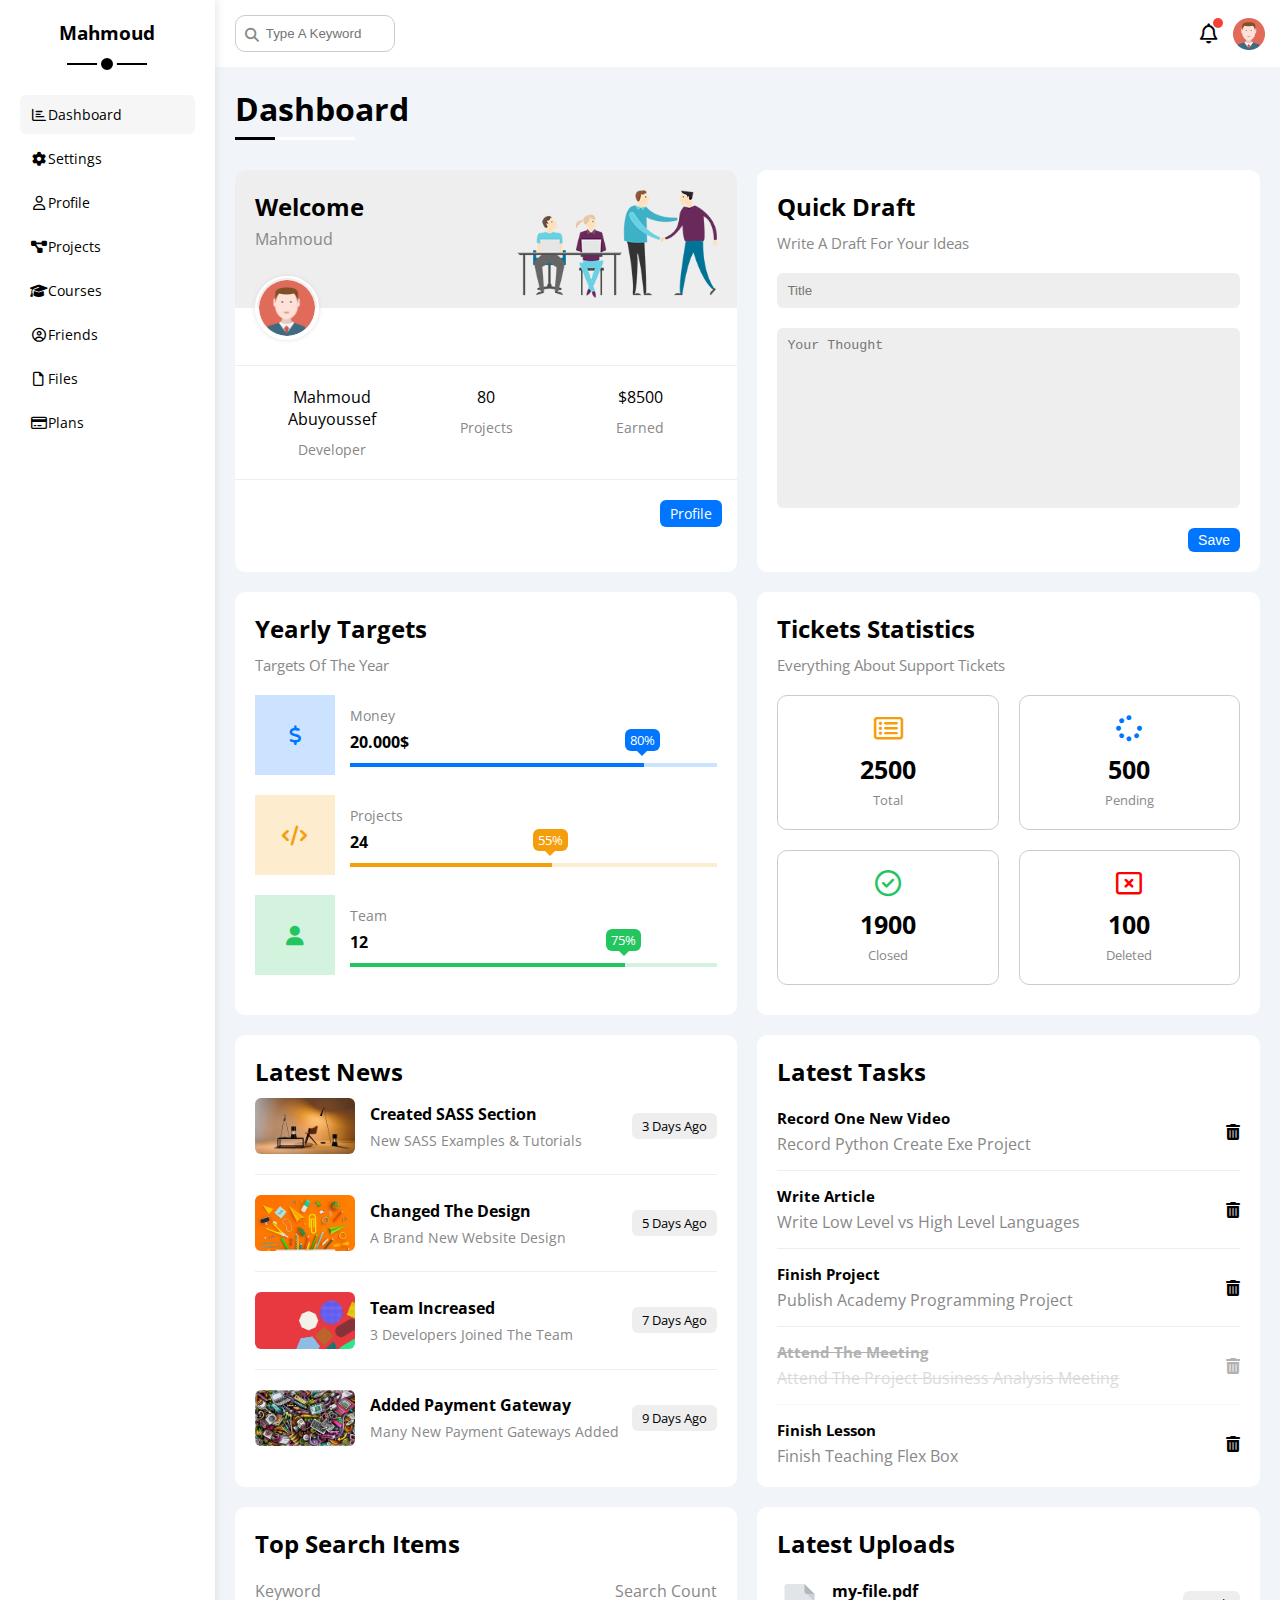
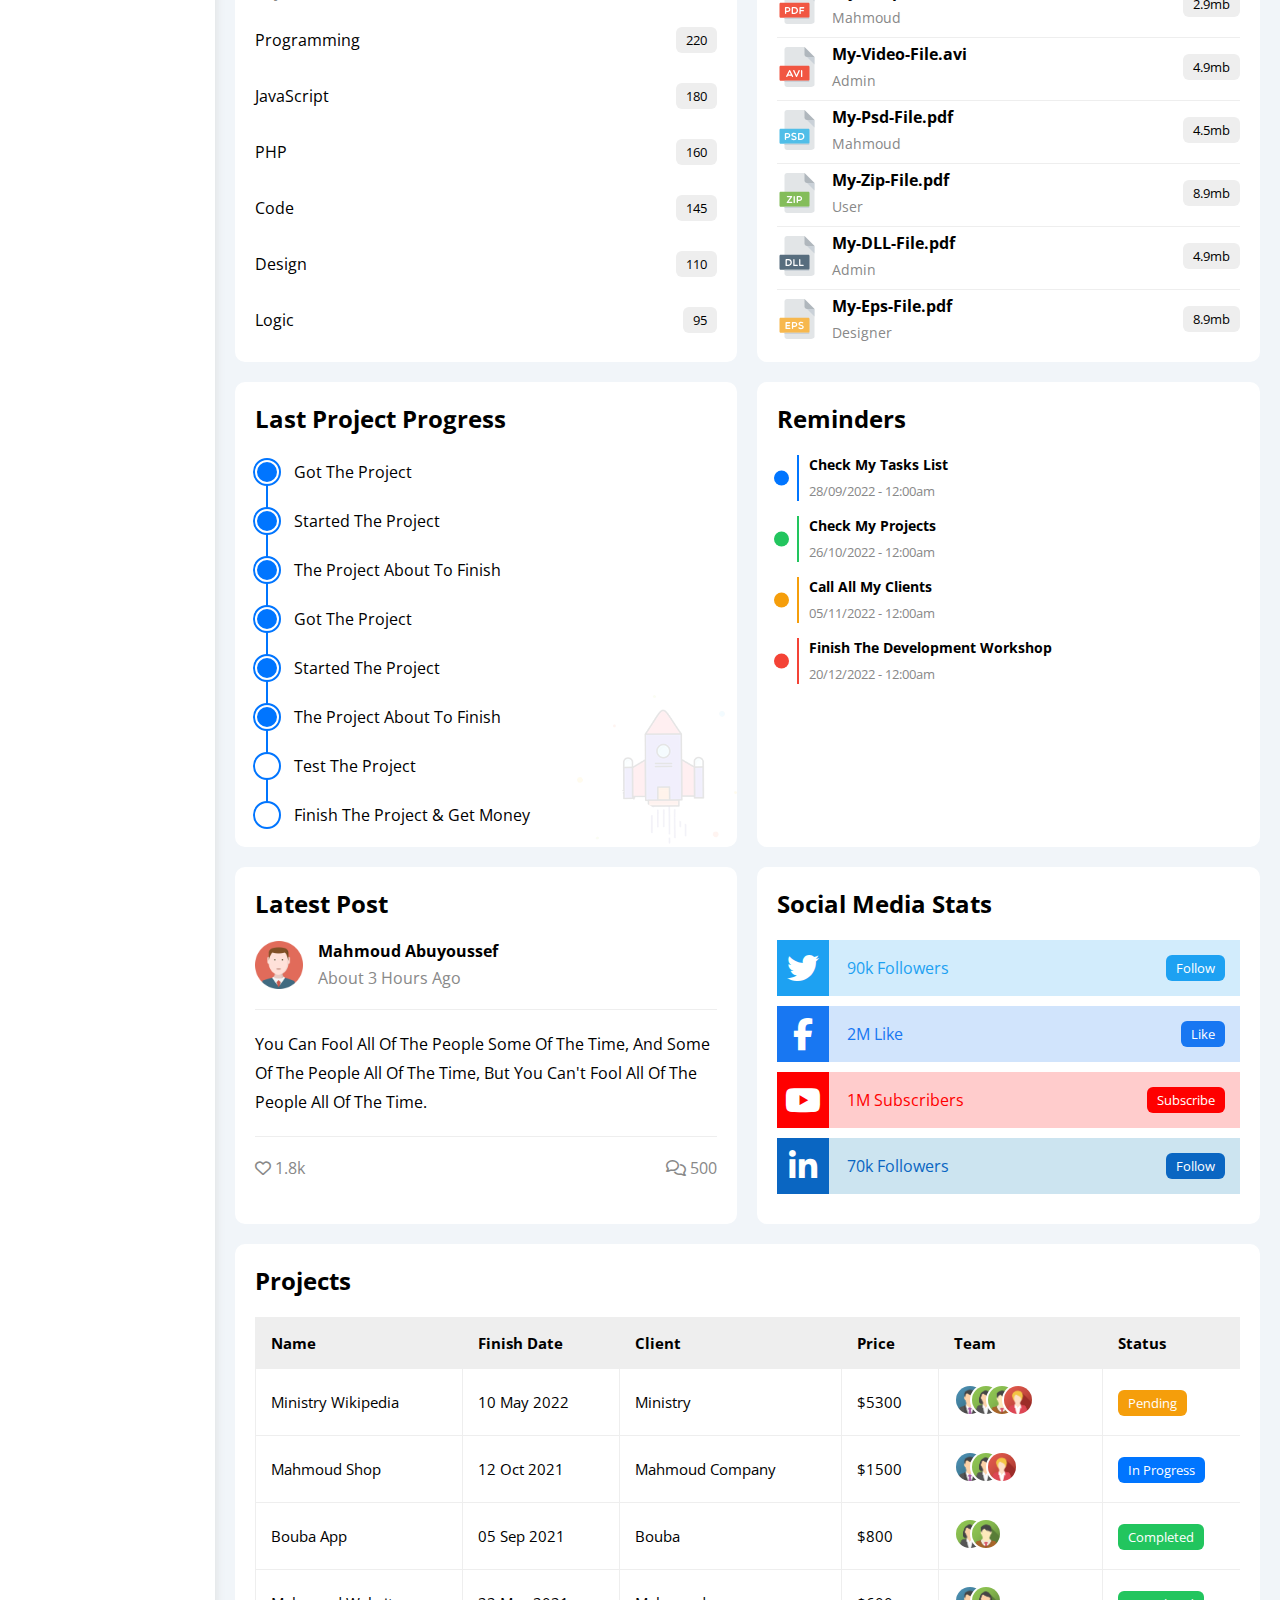
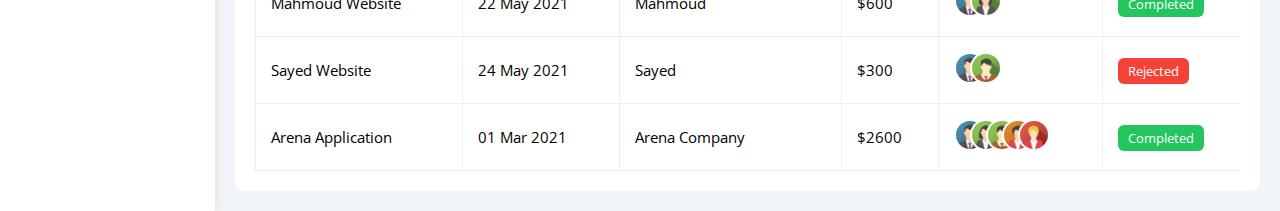
<file: index.html>
<!DOCTYPE html>
<html lang="en">
  <head>
    <meta charset="UTF-8" />
    <meta name="viewport" content="width=device-width, initial-scale=1.0" />
    <title>Dashboard</title>
    <link rel="stylesheet" href="assets/styles/libs/all.min.css" />
    <link rel="stylesheet" href="assets/styles/libs/framework.css" />
    <link rel="stylesheet" href="assets/styles/main.css" />
    <link rel="preconnect" href="https://fonts.googleapis.com" />
    <link rel="preconnect" href="https://fonts.gstatic.com" crossorigin />
    <link href="https://fonts.googleapis.com/css2?family=Open+Sans:ital,wght@0,300..800;1,300..800&display=swap" rel="stylesheet" />
  </head>
  <body class="min-h-100">
    <div class="page min-h-100 d-flex">
      <aside class="sidebar bg-white p-20 p-relative">
        <h3 class="p-relative text-c">Mahmoud</h3>
        <ul>
          <li>
            <a class="active d-flex align-center fs-14 c-black rad-6 p-10 mb-5" href="index.html">
              <i class="fa-regular fa-chart-bar fa-fw"></i>
              <span>Dashboard</span>
            </a>
          </li>
          <li>
            <a class="d-flex align-center fs-14 c-black rad-6 p-10 mb-5" href="settings.html">
              <i class="fa-solid fa-gear fa-fw"></i>
              <span>Settings</span>
            </a>
          </li>
          <li>
            <a class="d-flex align-center fs-14 c-black rad-6 p-10 mb-5" href="profile.html">
              <i class="fa-regular fa-user fa-fw"></i>
              <span>Profile</span>
            </a>
          </li>
          <li>
            <a class="d-flex align-center fs-14 c-black rad-6 p-10 mb-5" href="projects.html">
              <i class="fa-solid fa-diagram-project fa-fw"></i>
              <span>Projects</span>
            </a>
          </li>
          <li>
            <a class="d-flex align-center fs-14 c-black rad-6 p-10 mb-5" href="courses.html">
              <i class="fa-solid fa-graduation-cap fa-fw"></i>
              <span>Courses</span>
            </a>
          </li>
          <li>
            <a class="d-flex align-center fs-14 c-black rad-6 p-10 mb-5" href="friends.html">
              <i class="fa-regular fa-circle-user fa-fw"></i>
              <span>Friends</span>
            </a>
          </li>
          <li>
            <a class="d-flex align-center fs-14 c-black rad-6 p-10 mb-5" href="files.html">
              <i class="fa-regular fa-file fa-fw"></i>
              <span>Files</span>
            </a>
          </li>
          <li>
            <a class="d-flex align-center fs-14 c-black rad-6 p-10 mb-5" href="plans.html">
              <i class="fa-regular fa-credit-card fa-fw"></i>
              <span>Plans</span>
            </a>
          </li>
        </ul>
      </aside>
      <main class="content overflow-h w-full">
        <header class="header bg-white p-15 between-flex">
          <div class="search p-relative">
            <input class="p-10 border-ccc" type="search" placeholder="Type A Keyword" />
          </div>
          <div class="icons d-flex align-center">
            <span class="notification p-relative">
              <i class="fa-regular fa-bell fa-lg"></i>
            </span>
            <img src="assets/images/avatar.png" alt="avatar user" />
          </div>
        </header>
        <h1 class="p-relative">Dashboard</h1>
        <div class="wrapper d-grid gap-20">
          <section class="welcome bg-white rad-10 text-c-mobile block-mobile">
            <div class="intro p-20 d-flex space-between bg-eee">
              <div>
                <h2>Welcome</h2>
                <p class="c-grey mt-5">Mahmoud</p>
              </div>
              <img class="hide-mobile" src="assets/images/welcome.png" alt="welcome Image" />
            </div>
            <img src="assets/images/avatar.png" alt="User Avatar" class="avatar" />
            <div class="body text-c d-flex p-20 mt-20 mb-20 block-mobile">
              <div>Mahmoud Abuyoussef<span class="d-block c-grey mt-10 fs-14">Developer</span></div>
              <div>80 <span class="d-block c-grey mt-10 fs-14">Projects</span></div>
              <div>$8500 <span class="d-block c-grey mt-10 fs-14">Earned</span></div>
            </div>
            <a href="profile.html" class="visit d-block fs-14 bg-blue c-white w-fit btn-shape btn-hover">Profile</a>
          </section>
          <section class="quick-draft widget">
            <h2 class="mb-10">Quick Draft</h2>
            <p class="mb-20 c-grey fs-15">Write A Draft For Your Ideas</p>
            <form>
              <input class="d-block mb-20 w-full p-10 b-none bg-eee rad-6" type="text" placeholder="Title" />
              <textarea class="d-block mb-20 w-full p-10 b-none bg-eee rad-6" placeholder="Your Thought"></textarea>
              <input class="save d-block fs-14 bg-blue c-white b-none w-fit btn-shape btn-hover" type="submit" value="Save" />
            </form>
          </section>
          <section class="yearly-target widget">
            <h2 class="mb-10">Yearly Targets</h2>
            <p class="mb-20 c-grey fs-15">Targets Of The Year</p>
            <div class="target-row mb-20 center-flex blue">
              <div class="icon center-flex">
                <i class="fa-solid fa-dollar-sign fa-lg c-blue"></i>
              </div>
              <div class="details">
                <span class="fs-14 c-grey">Money</span>
                <span class="d-block mt-5 mb-10 fw-bold">20.000$</span>
                <div class="progress p-relative">
                  <span class="bg-blue blue" style="width: 80%">
                    <span class="bg-blue c-white rad-6">80%</span>
                  </span>
                </div>
              </div>
            </div>
            <div class="target-row mb-20 center-flex orange">
              <div class="icon center-flex">
                <i class="fa-solid fa-code fa-lg c-orange"></i>
              </div>
              <div class="details">
                <span class="fs-14 c-grey">Projects</span>
                <span class="d-block mt-5 mb-10 fw-bold">24</span>
                <div class="progress p-relative">
                  <span class="bg-orange orange" style="width: 55%">
                    <span class="bg-orange c-white rad-6">55%</span>
                  </span>
                </div>
              </div>
            </div>
            <div class="target-row mb-20 center-flex green">
              <div class="icon center-flex">
                <i class="fa-solid fa-user fa-lg c-green"></i>
              </div>
              <div class="details">
                <span class="fs-14 c-grey">Team</span>
                <span class="d-block mt-5 mb-10 fw-bold">12</span>
                <div class="progress p-relative">
                  <span class="bg-green green" style="width: 75%">
                    <span class="bg-green c-white rad-6">75%</span>
                  </span>
                </div>
              </div>
            </div>
          </section>
          <section class="tickets-statistics widget">
            <h2 class="mb-10">Tickets Statistics</h2>
            <p class="mb-20 c-grey fs-15">Everything About Support Tickets</p>
            <div class="d-flex text-c gap-20 f-wrap">
              <div class="statistic p-20 rad-10 fs-13 c-grey border-ccc">
                <i class="fa-regular fa-rectangle-list fa-2x mb-10 c-orange"></i>
                <span class="d-block c-black fw-bold fs-25 mb-5">2500</span>
                <span>Total</span>
              </div>
              <div class="statistic p-20 rad-10 fs-13 c-grey border-ccc">
                <i class="fa-solid fa-spinner fa-2x mb-10 c-blue"></i>
                <span class="d-block c-black fw-bold fs-25 mb-5">500</span>
                <span>Pending</span>
              </div>
              <div class="statistic p-20 rad-10 fs-13 c-grey border-ccc">
                <i class="fa-regular fa-circle-check fa-2x mb-10 c-green"></i>
                <span class="d-block c-black fw-bold fs-25 mb-5">1900</span>
                <span>Closed</span>
              </div>
              <div class="statistic p-20 rad-10 fs-13 c-grey border-ccc">
                <i class="fa-regular fa-rectangle-xmark fa-2x mb-10 c-red"></i>
                <span class="d-block c-black fw-bold fs-25 mb-5">100</span>
                <span>Deleted</span>
              </div>
            </div>
          </section>
          <section class="latest-news widget text-c-mobile">
            <h2 class="mb-10">Latest News</h2>
            <div class="news-row pb-20 mb-20 block-mobile d-flex align-center">
              <img class="w-100 rad-6 mr-15" src="assets/images/news-01.png" alt="" />
              <div class="info">
                <h3 class="fs-16 mb-6">Created SASS Section</h3>
                <p class="fs-14 c-grey">New SASS Examples & Tutorials</p>
              </div>
              <span class="btn-shape bg-eee fs-13 label d-block w-fit">3 Days Ago</span>
            </div>
            <div class="news-row pb-20 mb-20 block-mobile d-flex align-center">
              <img class="w-100 rad-6 mr-15" src="assets/images/news-02.png" alt="" />
              <div class="info">
                <h3 class="fs-16 mb-6">Changed The Design</h3>
                <p class="fs-14 c-grey">A Brand New Website Design</p>
              </div>
              <span class="btn-shape bg-eee fs-13 label d-block w-fit">5 Days Ago</span>
            </div>
            <div class="news-row pb-20 mb-20 block-mobile d-flex align-center">
              <img class="w-100 rad-6 mr-15" src="assets/images/news-03.png" alt="" />
              <div class="info">
                <h3 class="fs-16 mb-6">Team Increased</h3>
                <p class="fs-14 c-grey">3 Developers Joined The Team</p>
              </div>
              <span class="btn-shape bg-eee fs-13 label d-block w-fit">7 Days Ago</span>
            </div>
            <div class="news-row block-mobile d-flex align-center">
              <img class="w-100 rad-6 mr-15" src="assets/images/news-04.png" alt="" />
              <div class="info">
                <h3 class="fs-16 mb-6">Added Payment Gateway</h3>
                <p class="fs-14 c-grey">Many New Payment Gateways Added</p>
              </div>
              <span class="btn-shape bg-eee fs-13 label d-block w-fit">9 Days Ago</span>
            </div>
          </section>
          <section class="latest-tasks widget">
            <h2 class="mb-20">Latest Tasks</h2>
            <div class="task-row mb-15 pb-15 between-flex">
              <div class="info">
                <h3 class="mb-5 fs-15">Record One New Video</h3>
                <p class="c-grey">Record Python Create Exe Project</p>
              </div>
              <i class="fas fa-trash-can delete"></i>
            </div>
            <div class="task-row mb-15 pb-15 between-flex">
              <div class="info">
                <h3 class="mb-5 fs-15">Write Article</h3>
                <p class="c-grey">Write Low Level vs High Level Languages</p>
              </div>
              <i class="fas fa-trash-can delete"></i>
            </div>
            <div class="task-row mb-15 pb-15 between-flex">
              <div class="info">
                <h3 class="mb-5 fs-15">Finish Project</h3>
                <p class="c-grey">Publish Academy Programming Project</p>
              </div>
              <i class="fas fa-trash-can delete"></i>
            </div>
            <div class="task-row mb-15 pb-15 between-flex complete">
              <div class="info">
                <h3 class="mb-5 fs-15">Attend The Meeting</h3>
                <p class="c-grey">Attend The Project Business Analysis Meeting</p>
              </div>
              <i class="fas fa-trash-can delete"></i>
            </div>
            <div class="task-row between-flex">
              <div class="info">
                <h3 class="mb-5 fs-15">Finish Lesson</h3>
                <p class="c-grey">Finish Teaching Flex Box</p>
              </div>
              <i class="fas fa-trash-can delete"></i>
            </div>
          </section>
          <section class="top-search-keyword widget">
            <h2 class="mb-20">Top Search Items</h2>
            <div class="items-head between-flex c-grey mb-10">
              <span>Keyword</span>
              <span>Search Count</span>
            </div>
            <div class="items between-flex pt-15 pb-15">
              <span>Programming</span>
              <span class="bg-eee fs-13 btn-shape">220</span>
            </div>
            <div class="items between-flex pt-15 pb-15">
              <span>JavaScript</span>
              <span class="bg-eee fs-13 btn-shape">180 </span>
            </div>
            <div class="items between-flex pt-15 pb-15">
              <span>PHP</span>
              <span class="bg-eee fs-13 btn-shape">160</span>
            </div>
            <div class="items between-flex pt-15 pb-15">
              <span>Code</span>
              <span class="bg-eee fs-13 btn-shape">145</span>
            </div>
            <div class="items between-flex pt-15 pb-15">
              <span>Design </span>
              <span class="bg-eee fs-13 btn-shape">110</span>
            </div>
            <div class="items between-flex pt-15">
              <span>Logic</span>
              <span class="bg-eee fs-13 btn-shape">95</span>
            </div>
          </section>
          <section class="latest-uploads widget">
            <h2 class="mb-20">Latest Uploads</h2>
            <div class="upload-row pb-10 mb-5 d-flex align-center">
              <img class="w-100 rad-6 mr-15" src="assets/images/pdf.svg" alt="" />
              <div class="info">
                <h3 class="fs-16 mb-6">my-file.pdf</h3>
                <p class="fs-14 c-grey">Mahmoud</p>
              </div>
              <span class="btn-shape bg-eee fs-13 label d-block w-fit">2.9mb</span>
            </div>
            <div class="upload-row pb-10 mb-5 d-flex align-center">
              <img class="w-100 rad-6 mr-15" src="assets/images/avi.svg" alt="" />
              <div class="info">
                <h3 class="fs-16 mb-6">My-Video-File.avi</h3>
                <p class="fs-14 c-grey">Admin</p>
              </div>
              <span class="btn-shape bg-eee fs-13 label d-block w-fit">4.9mb</span>
            </div>
            <div class="upload-row pb-10 mb-5 d-flex align-center">
              <img class="w-100 rad-6 mr-15" src="assets/images/psd.svg" alt="" />
              <div class="info">
                <h3 class="fs-16 mb-6">My-Psd-File.pdf</h3>
                <p class="fs-14 c-grey">Mahmoud</p>
              </div>
              <span class="btn-shape bg-eee fs-13 label d-block w-fit">4.5mb</span>
            </div>
            <div class="upload-row pb-10 mb-5 d-flex align-center">
              <img class="w-100 rad-6 mr-15" src="assets/images/zip.svg" alt="" />
              <div class="info">
                <h3 class="fs-16 mb-6">My-Zip-File.pdf</h3>
                <p class="fs-14 c-grey">User</p>
              </div>
              <span class="btn-shape bg-eee fs-13 label d-block w-fit">8.9mb</span>
            </div>
            <div class="upload-row pb-10 mb-5 d-flex align-center">
              <img class="w-100 rad-6 mr-15" src="assets/images/dll.svg" alt="" />
              <div class="info">
                <h3 class="fs-16 mb-6">My-DLL-File.pdf</h3>
                <p class="fs-14 c-grey">Admin</p>
              </div>
              <span class="btn-shape bg-eee fs-13 label d-block w-fit">4.9mb</span>
            </div>
            <div class="upload-row d-flex align-center">
              <img class="w-100 rad-6 mr-15" src="assets/images/eps.svg" alt="" />
              <div class="info">
                <h3 class="fs-16 mb-6">My-Eps-File.pdf</h3>
                <p class="fs-14 c-grey">Designer</p>
              </div>
              <span class="btn-shape bg-eee fs-13 label d-block w-fit">8.9mb</span>
            </div>
          </section>
          <section class="last-project widget p-relative">
            <h2 class="mb-20">Last Project Progress</h2>
            <ul class="p-relative">
              <li class="mt-25 d-flex align-center complete">Got The Project</li>
              <li class="mt-25 d-flex align-center complete">Started The Project</li>
              <li class="mt-25 d-flex align-center complete">The Project About To Finish</li>
              <li class="mt-25 d-flex align-center complete">Got The Project</li>
              <li class="mt-25 d-flex align-center complete">Started The Project</li>
              <li class="mt-25 d-flex align-center complete">The Project About To Finish</li>
              <li class="mt-25 d-flex align-center current">Test The Project</li>
              <li class="mt-25 d-flex align-center">Finish The Project & Get Money</li>
            </ul>
            <img class="lunch-icon hide-mobile" src="assets/images/project.png" alt="" />
          </section>
          <section class="reminders widget">
            <h2 class="mb-20">Reminders</h2>
            <div class="reminder blue mb-15 ml-20 pl-10 p-relative">
              <h3 class="fs-14 fw-bold mb-5">Check My Tasks List</h3>
              <span class="c-grey fs-13">28/09/2022 - 12:00am</span>
            </div>
            <div class="reminder green mb-15 ml-20 pl-10 p-relative">
              <h3 class="fs-14 fw-bold mb-5">Check My Projects</h3>
              <span class="c-grey fs-13">26/10/2022 - 12:00am</span>
            </div>
            <div class="reminder orange mb-15 ml-20 pl-10 p-relative">
              <h3 class="fs-14 fw-bold mb-5">Call All My Clients</h3>
              <span class="c-grey fs-13">05/11/2022 - 12:00am</span>
            </div>
            <div class="reminder red mb-15 ml-20 pl-10 p-relative">
              <h3 class="fs-14 fw-bold mb-5">Finish The Development Workshop</h3>
              <span class="c-grey fs-13">20/12/2022 - 12:00am</span>
            </div>
          </section>
          <section class="latest-post widget">
            <h2 class="mb-20">Latest Post</h2>
            <div class="info d-flex align-center">
              <img class="avatar mr-15" src="assets/images/avatar.png" alt="" />
              <div>
                <span class="mb-5 d-block fw-bold">Mahmoud Abuyoussef</span>
                <span class="c-grey">About 3 Hours Ago</span>
              </div>
            </div>
            <div class="post-content text-c-mobile pt-20 pb-20 mt-20 mb-20">
              <p>You can fool all of the people some of the time, and some of the people all of the time, but you can't fool all of the people all of the time.</p>
            </div>
            <div class="post-statistics between-flex c-grey">
              <div>
                <i class="fa-regular fa-heart"></i>
                <span>1.8k</span>
              </div>
              <div>
                <i class="fa-regular fa-comments"></i>
                <span>500</span>
              </div>
            </div>
          </section>
          <section class="social-media-statistics widget">
            <h2 class="mb-20">Social Media Stats</h2>
            <div class="social-media-account twitter p-15 mb-10 between-flex p-relative">
              <i class="fa-brands fa-twitter fa-2x c-white h-full center-flex"></i>
              <span>90k Followers</span>
              <a class="fs-13 btn-shape c-white" href="#">Follow</a>
            </div>
            <div class="social-media-account facebook p-15 mb-10 between-flex p-relative">
              <i class="fa-brands fa-facebook-f fa-2x c-white h-full center-flex"></i>
              <span>2M Like</span>
              <a class="fs-13 btn-shape c-white" href="#">Like</a>
            </div>
            <div class="social-media-account youtube p-15 mb-10 between-flex p-relative">
              <i class="fa-brands fa-youtube fa-2x c-white h-full center-flex"></i>
              <span>1M Subscribers</span>
              <a class="fs-13 btn-shape c-white" href="#">Subscribe</a>
            </div>
            <div class="social-media-account linkedin p-15 mb-10 between-flex p-relative">
              <i class="fa-brands fa-linkedin-in fa-2x c-white h-full center-flex"></i>
              <span>70k Followers</span>
              <a class="fs-13 btn-shape c-white" href="#">Follow</a>
            </div>
          </section>
        </div>
        <section class="projects-table widget m-20">
          <h2 class="mb-20">Projects</h2>
          <div class="responsive-table">
            <table class="fs-15 w-full">
              <thead>
                <tr>
                  <th class="bg-eee p-15">Name</th>
                  <th class="bg-eee p-15">Finish Date</th>
                  <th class="bg-eee p-15">Client</th>
                  <th class="bg-eee p-15">Price</th>
                  <th class="bg-eee p-15">Team</th>
                  <th class="bg-eee p-15">Status</th>
                </tr>
              </thead>
              <tbody>
                <tr>
                  <td>Ministry Wikipedia</td>
                  <td>10 May 2022</td>
                  <td>Ministry</td>
                  <td>$5300</td>
                  <td>
                    <img src="assets/images/team-01.png" alt="" />
                    <img src="assets/images/team-02.png" alt="" />
                    <img src="assets/images/team-03.png" alt="" />
                    <img src="assets/images/team-05.png" alt="" />
                  </td>
                  <td><span class="label fs-13 bg-orange c-white btn-shape">Pending</span></td>
                </tr>
                <tr>
                  <td>Mahmoud Shop</td>
                  <td>12 Oct 2021</td>
                  <td>Mahmoud Company</td>
                  <td>$1500</td>
                  <td>
                    <img src="assets/images/team-01.png" alt="" />
                    <img src="assets/images/team-02.png" alt="" />
                    <img src="assets/images/team-05.png" alt="" />
                  </td>
                  <td><span class="label fs-13 bg-blue c-white btn-shape">In Progress</span></td>
                </tr>
                <tr>
                  <td>Bouba App</td>
                  <td>05 Sep 2021</td>
                  <td>Bouba</td>
                  <td>$800</td>
                  <td>
                    <img src="assets/images/team-02.png" alt="" />
                    <img src="assets/images/team-03.png" alt="" />
                  </td>
                  <td><span class="label fs-13 bg-green c-white btn-shape">Completed </span></td>
                </tr>
                <tr>
                  <td>Mahmoud Website</td>
                  <td>22 May 2021</td>
                  <td>Mahmoud</td>
                  <td>$600</td>
                  <td>
                    <img src="assets/images/team-01.png" alt="" />
                    <img src="assets/images/team-02.png" alt="" />
                  </td>
                  <td><span class="label fs-13 bg-green c-white btn-shape">Completed</span></td>
                </tr>
                <tr>
                  <td>Sayed Website</td>
                  <td>24 May 2021</td>
                  <td>Sayed</td>
                  <td>$300</td>
                  <td>
                    <img src="assets/images/team-01.png" alt="" />
                    <img src="assets/images/team-03.png" alt="" />
                  </td>
                  <td><span class="label fs-13 bg-red c-white btn-shape">Rejected</span></td>
                </tr>
                <tr>
                  <td>Arena Application</td>
                  <td>01 Mar 2021</td>
                  <td>Arena Company</td>
                  <td>$2600</td>
                  <td>
                    <img src="assets/images/team-01.png" alt="" />
                    <img src="assets/images/team-02.png" alt="" />
                    <img src="assets/images/team-03.png" alt="" />
                    <img src="assets/images/team-04.png" alt="" />
                    <img src="assets/images/team-05.png" alt="" />
                  </td>
                  <td><span class="label fs-13 bg-green c-white btn-shape">Completed</span></td>
                </tr>
              </tbody>
            </table>
          </div>
        </section>
      </main>
    </div>
  </body>
</html>
</file>
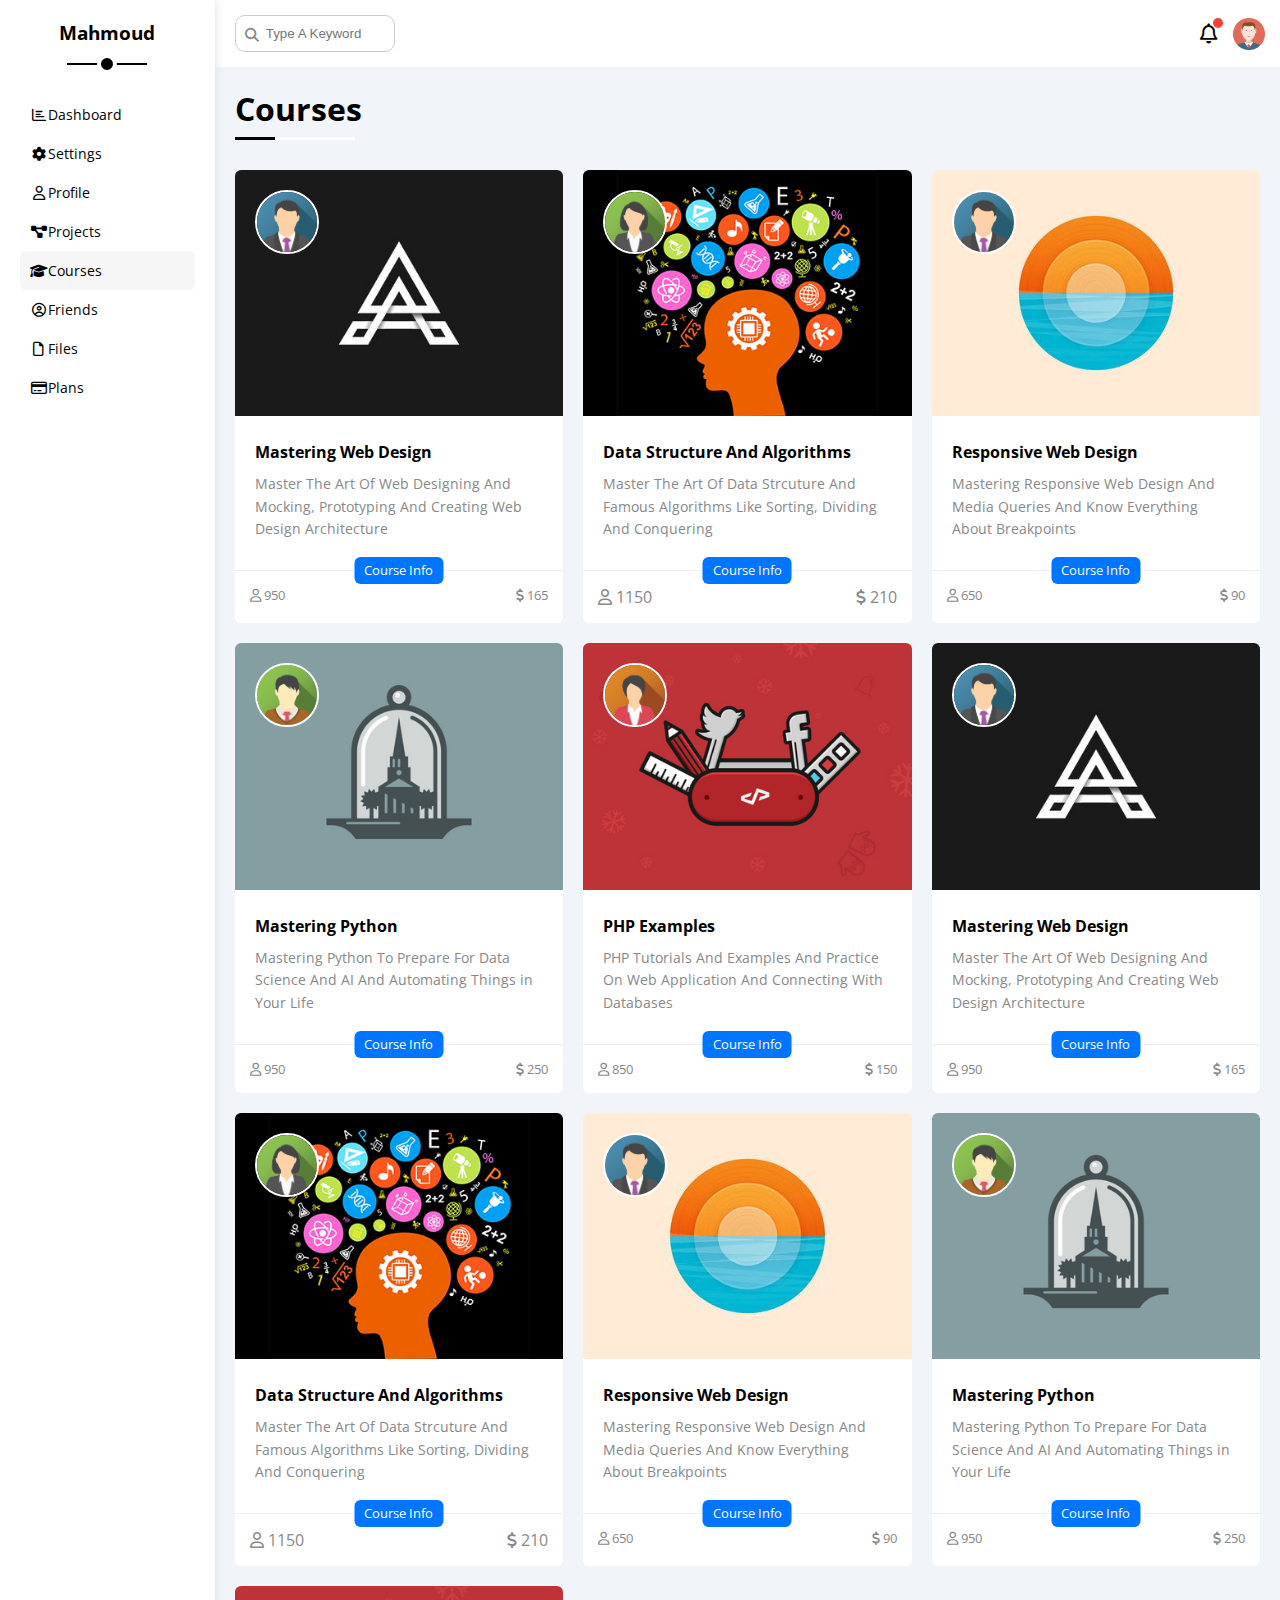
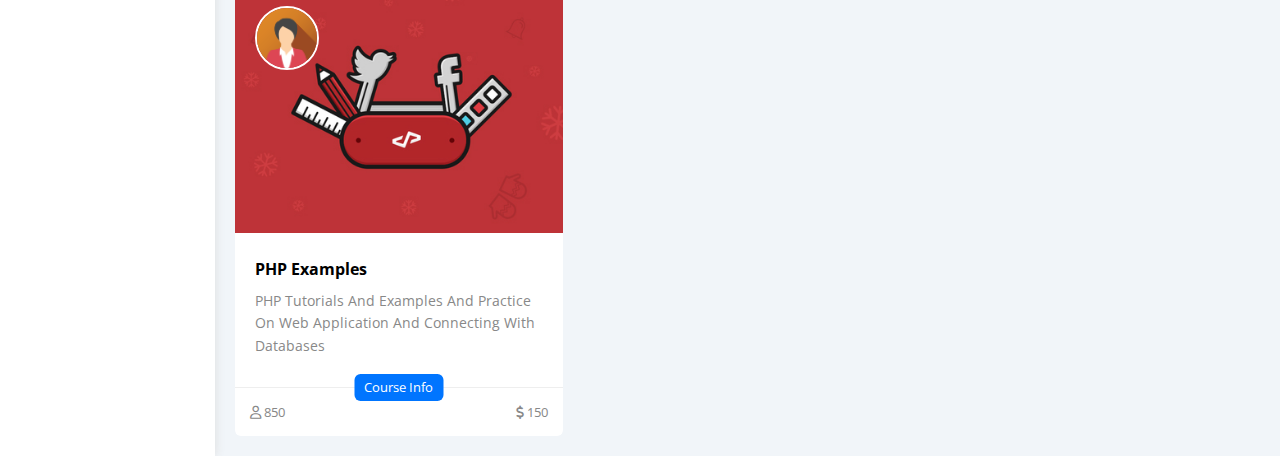
<file: courses.html>
<!DOCTYPE html>
<html lang="en">
  <head>
    <meta charset="UTF-8" />
    <meta name="viewport" content="width=device-width, initial-scale=1.0" />
    <title>Courses</title>
    <link rel="stylesheet" href="assets/styles/libs/all.min.css" />
    <link rel="stylesheet" href="assets/styles/libs/framework.css" />
    <link rel="stylesheet" href="assets/styles/main.css" />
    <link rel="preconnect" href="https://fonts.googleapis.com" />
    <link rel="preconnect" href="https://fonts.gstatic.com" crossorigin />
    <link href="https://fonts.googleapis.com/css2?family=Open+Sans:ital,wght@0,300..800;1,300..800&display=swap" rel="stylesheet" />
  </head>
  <body class="min-h-100">
    <div class="page min-h-100 d-flex">
      <aside class="sidebar bg-white p-20 p-relative">
        <h3 class="p-relative text-c">Mahmoud</h3>
        <ul>
          <li>
            <a class="d-flex align-center fs-14 c-black rad-6 p-10" href="index.html">
              <i class="fa-regular fa-chart-bar fa-fw"></i>
              <span>Dashboard</span>
            </a>
          </li>
          <li>
            <a class="d-flex align-center fs-14 c-black rad-6 p-10" href="settings.html">
              <i class="fa-solid fa-gear fa-fw"></i>
              <span>Settings</span>
            </a>
          </li>
          <li>
            <a class="d-flex align-center fs-14 c-black rad-6 p-10" href="profile.html">
              <i class="fa-regular fa-user fa-fw"></i>
              <span>Profile</span>
            </a>
          </li>
          <li>
            <a class="d-flex align-center fs-14 c-black rad-6 p-10" href="projects.html">
              <i class="fa-solid fa-diagram-project fa-fw"></i>
              <span>Projects</span>
            </a>
          </li>
          <li>
            <a class="active d-flex align-center fs-14 c-black rad-6 p-10" href="courses.html">
              <i class="fa-solid fa-graduation-cap fa-fw"></i>
              <span>Courses</span>
            </a>
          </li>
          <li>
            <a class="d-flex align-center fs-14 c-black rad-6 p-10" href="friends.html">
              <i class="fa-regular fa-circle-user fa-fw"></i>
              <span>Friends</span>
            </a>
          </li>
          <li>
            <a class="d-flex align-center fs-14 c-black rad-6 p-10" href="files.html">
              <i class="fa-regular fa-file fa-fw"></i>
              <span>Files</span>
            </a>
          </li>
          <li>
            <a class="d-flex align-center fs-14 c-black rad-6 p-10" href="plans.html">
              <i class="fa-regular fa-credit-card fa-fw"></i>
              <span>Plans</span>
            </a>
          </li>
        </ul>
      </aside>
      <main class="content overflow-h w-full">
        <header class="header bg-white p-15 between-flex">
          <div class="search p-relative">
            <input class="p-10 border-ccc" type="search" placeholder="Type A Keyword" />
          </div>
          <div class="icons d-flex align-center">
            <span class="notification p-relative">
              <i class="fa-regular fa-bell fa-lg"></i>
            </span>
            <img src="assets/images/avatar.png" alt="avatar user" />
          </div>
        </header>
        <h1 class="p-relative">Courses</h1>
        <div class="courses-page d-grid m-20 gap-20">
          <div class="course bg-white rad-6 p-relative">
            <img class="cover" src="assets/images/course-01.jpg" alt="" />
            <img src="assets/images/team-01.png" alt="" class="instructor" />
            <div class="p-20">
              <h4>Mastering Web Design</h4>
              <p class="description c-grey mt-15 fs-14">
                Master The Art Of Web Designing And Mocking, Prototyping And Creating Web Design Architecture
              </p>
            </div>
            <div class="course-info p-15 between-flex p-relative">
              <span class="title bg-blue c-white btn-shape fs-13">Course Info</span>
              <span class="c-grey fs-13">
                <i class="fa-regular fa-user"></i>
                950
              </span>
              <span class="c-grey fs-13">
                <i class="fa-solid fa-dollar-sign"></i>
                165
              </span>
            </div>
          </div>
          <div class="course bg-white rad-6 p-relative">
            <img class="cover" src="assets/images/course-02.jpg" alt="" />
            <img src="assets/images/team-02.png" alt="" class="instructor" />
            <div class="p-20">
              <h4>Data Structure And Algorithms</h4>
              <p class="description c-grey mt-15 fs-14">
                Master The Art Of Data Strcuture And Famous Algorithms Like Sorting, Dividing And Conquering
              </p>
            </div>
            <div class="course-info p-15 between-flex p-relative">
              <span class="title bg-blue c-white btn-shape fs-13">Course Info</span>
              <span class="c-grey">
                <i class="fa-regular fa-user"></i>
                1150
              </span>
              <span class="c-grey">
                <i class="fa-solid fa-dollar-sign"></i>
                210
              </span>
            </div>
          </div>
          <div class="course bg-white rad-6 p-relative">
            <img class="cover" src="assets/images/course-03.jpg" alt="" />
            <img src="assets/images/team-01.png" alt="" class="instructor" />
            <div class="p-20">
              <h4>Responsive Web Design</h4>
              <p class="description c-grey mt-15 fs-14">Mastering Responsive Web Design And Media Queries And Know Everything About Breakpoints</p>
            </div>
            <div class="course-info p-15 between-flex p-relative">
              <span class="title bg-blue c-white btn-shape fs-13">Course Info</span>
              <span class="c-grey fs-13">
                <i class="fa-regular fa-user"></i>
                650
              </span>
              <span class="c-grey fs-13">
                <i class="fa-solid fa-dollar-sign"></i>
                90
              </span>
            </div>
          </div>
          <div class="course bg-white rad-6 p-relative">
            <img class="cover" src="assets/images/course-04.jpg" alt="" />
            <img src="assets/images/team-03.png" alt="" class="instructor" />
            <div class="p-20">
              <h4>Mastering Python</h4>
              <p class="description c-grey mt-15 fs-14">Mastering Python To Prepare For Data Science And AI And Automating Things in Your Life</p>
            </div>
            <div class="course-info p-15 between-flex p-relative">
              <span class="title bg-blue c-white btn-shape fs-13">Course Info</span>
              <span class="c-grey fs-13">
                <i class="fa-regular fa-user"></i>
                950
              </span>
              <span class="c-grey fs-13">
                <i class="fa-solid fa-dollar-sign"></i>
                250
              </span>
            </div>
          </div>
          <div class="course bg-white rad-6 p-relative">
            <img class="cover" src="assets/images/course-05.jpg" alt="" />
            <img src="assets/images/team-04.png" alt="" class="instructor" />
            <div class="p-20">
              <h4>PHP Examples</h4>
              <p class="description c-grey mt-15 fs-14">PHP Tutorials And Examples And Practice On Web Application And Connecting With Databases</p>
            </div>
            <div class="course-info p-15 between-flex p-relative">
              <span class="title bg-blue c-white btn-shape fs-13">Course Info</span>
              <span class="c-grey fs-13">
                <i class="fa-regular fa-user"></i>
                850
              </span>
              <span class="c-grey fs-13">
                <i class="fa-solid fa-dollar-sign"></i>
                150
              </span>
            </div>
          </div>
          <div class="course bg-white rad-6 p-relative">
            <img class="cover" src="assets/images/course-01.jpg" alt="" />
            <img src="assets/images/team-01.png" alt="" class="instructor" />
            <div class="p-20">
              <h4>Mastering Web Design</h4>
              <p class="description c-grey mt-15 fs-14">
                Master The Art Of Web Designing And Mocking, Prototyping And Creating Web Design Architecture
              </p>
            </div>
            <div class="course-info p-15 between-flex p-relative">
              <span class="title bg-blue c-white btn-shape fs-13">Course Info</span>
              <span class="c-grey fs-13">
                <i class="fa-regular fa-user"></i>
                950
              </span>
              <span class="c-grey fs-13">
                <i class="fa-solid fa-dollar-sign"></i>
                165
              </span>
            </div>
          </div>
          <div class="course bg-white rad-6 p-relative">
            <img class="cover" src="assets/images/course-02.jpg" alt="" />
            <img src="assets/images/team-02.png" alt="" class="instructor" />
            <div class="p-20">
              <h4>Data Structure And Algorithms</h4>
              <p class="description c-grey mt-15 fs-14">
                Master The Art Of Data Strcuture And Famous Algorithms Like Sorting, Dividing And Conquering
              </p>
            </div>
            <div class="course-info p-15 between-flex p-relative">
              <span class="title bg-blue c-white btn-shape fs-13">Course Info</span>
              <span class="c-grey">
                <i class="fa-regular fa-user"></i>
                1150
              </span>
              <span class="c-grey">
                <i class="fa-solid fa-dollar-sign"></i>
                210
              </span>
            </div>
          </div>
          <div class="course bg-white rad-6 p-relative">
            <img class="cover" src="assets/images/course-03.jpg" alt="" />
            <img src="assets/images/team-01.png" alt="" class="instructor" />
            <div class="p-20">
              <h4>Responsive Web Design</h4>
              <p class="description c-grey mt-15 fs-14">Mastering Responsive Web Design And Media Queries And Know Everything About Breakpoints</p>
            </div>
            <div class="course-info p-15 between-flex p-relative">
              <span class="title bg-blue c-white btn-shape fs-13">Course Info</span>
              <span class="c-grey fs-13">
                <i class="fa-regular fa-user"></i>
                650
              </span>
              <span class="c-grey fs-13">
                <i class="fa-solid fa-dollar-sign"></i>
                90
              </span>
            </div>
          </div>
          <div class="course bg-white rad-6 p-relative">
            <img class="cover" src="assets/images/course-04.jpg" alt="" />
            <img src="assets/images/team-03.png" alt="" class="instructor" />
            <div class="p-20">
              <h4>Mastering Python</h4>
              <p class="description c-grey mt-15 fs-14">Mastering Python To Prepare For Data Science And AI And Automating Things in Your Life</p>
            </div>
            <div class="course-info p-15 between-flex p-relative">
              <span class="title bg-blue c-white btn-shape fs-13">Course Info</span>
              <span class="c-grey fs-13">
                <i class="fa-regular fa-user"></i>
                950
              </span>
              <span class="c-grey fs-13">
                <i class="fa-solid fa-dollar-sign"></i>
                250
              </span>
            </div>
          </div>
          <div class="course bg-white rad-6 p-relative">
            <img class="cover" src="assets/images/course-05.jpg" alt="" />
            <img src="assets/images/team-04.png" alt="" class="instructor" />
            <div class="p-20">
              <h4>PHP Examples</h4>
              <p class="description c-grey mt-15 fs-14">PHP Tutorials And Examples And Practice On Web Application And Connecting With Databases</p>
            </div>
            <div class="course-info p-15 between-flex p-relative">
              <span class="title bg-blue c-white btn-shape fs-13">Course Info</span>
              <span class="c-grey fs-13">
                <i class="fa-regular fa-user"></i>
                850
              </span>
              <span class="c-grey fs-13">
                <i class="fa-solid fa-dollar-sign"></i>
                150
              </span>
            </div>
          </div>
        </div>
      </main>
    </div>
  </body>
</html>
</file>
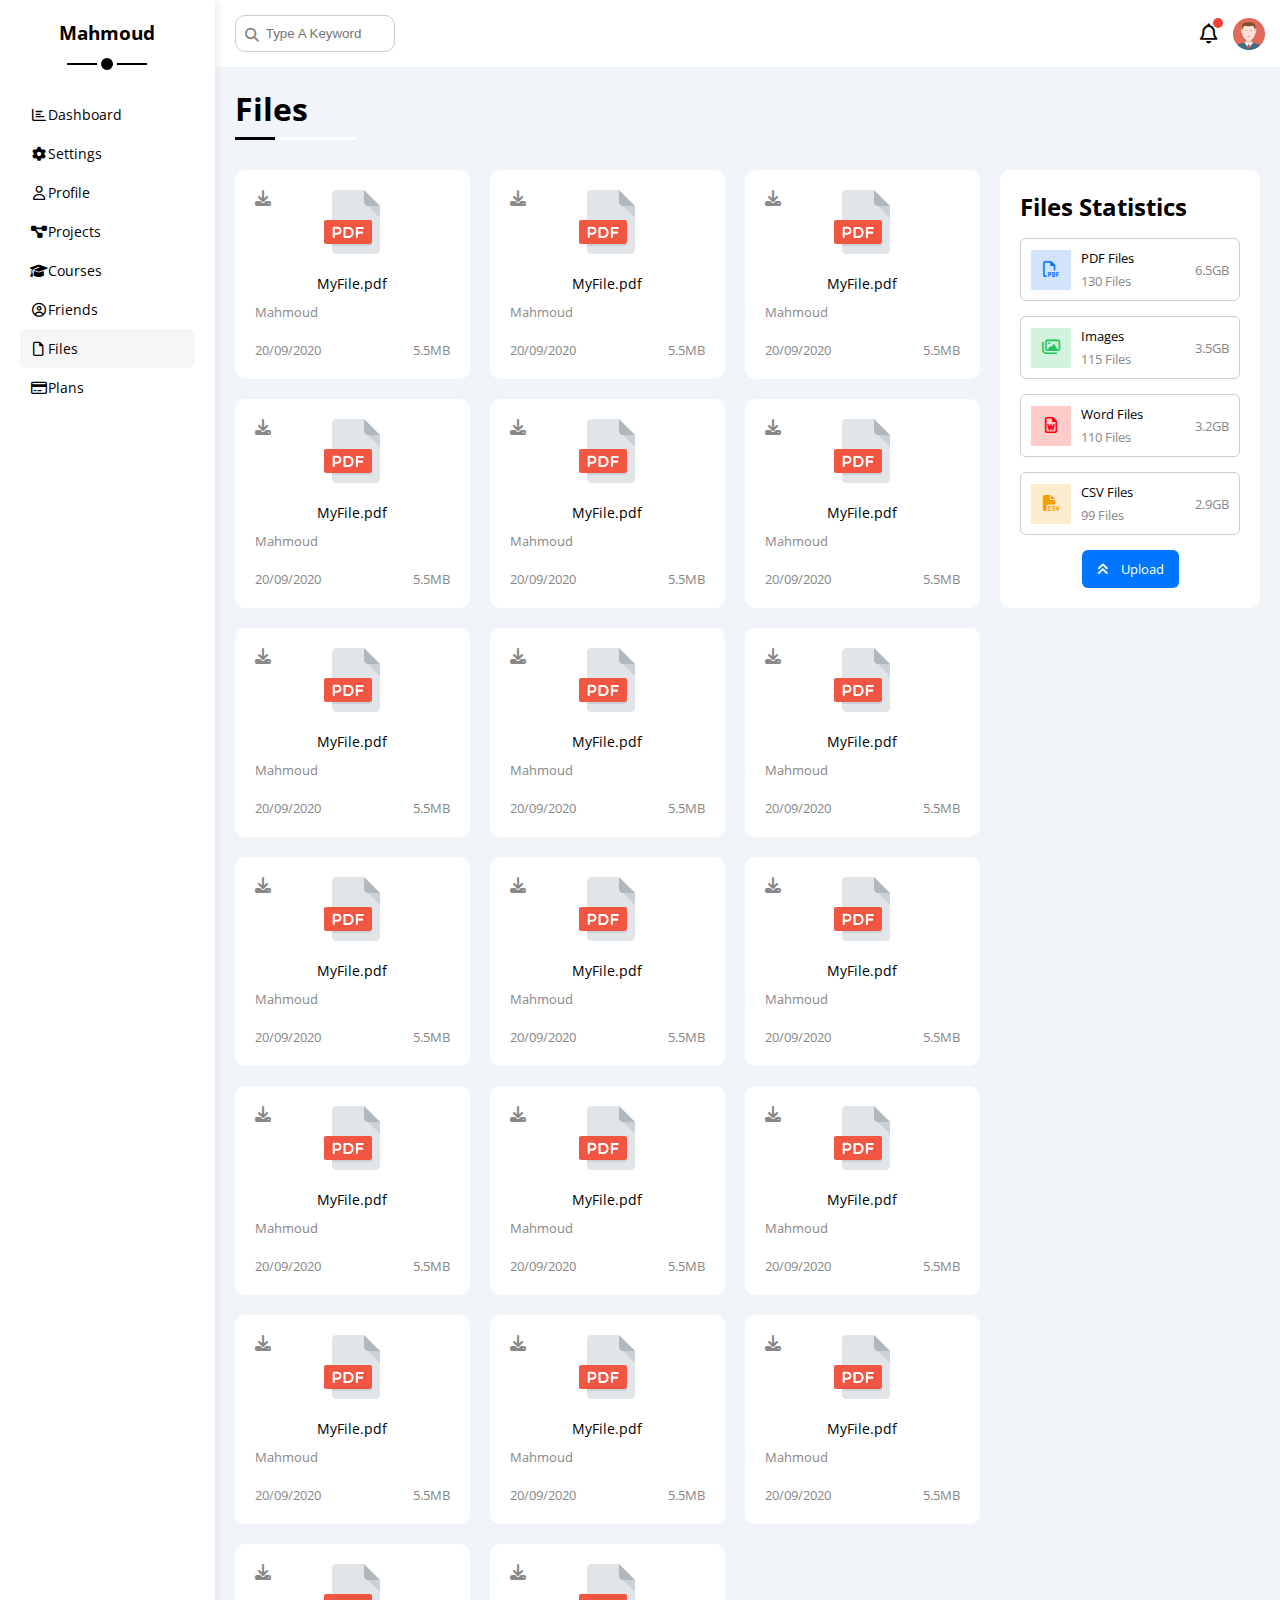
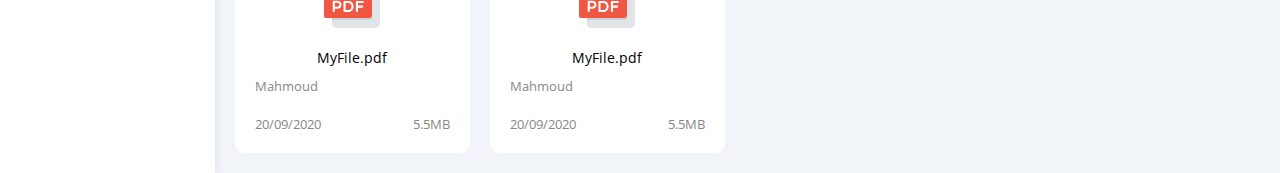
<file: files.html>
<!DOCTYPE html>
<html lang="en">
  <head>
    <meta charset="UTF-8" />
    <meta name="viewport" content="width=device-width, initial-scale=1.0" />
    <title>Files</title>
    <link rel="stylesheet" href="assets/styles/libs/all.min.css" />
    <link rel="stylesheet" href="assets/styles/libs/framework.css" />
    <link rel="stylesheet" href="assets/styles/main.css" />
    <link rel="preconnect" href="https://fonts.googleapis.com" />
    <link rel="preconnect" href="https://fonts.gstatic.com" crossorigin />
    <link href="https://fonts.googleapis.com/css2?family=Open+Sans:ital,wght@0,300..800;1,300..800&display=swap" rel="stylesheet" />
  </head>
  <body class="min-h-100">
    <div class="page min-h-100 d-flex">
      <aside class="sidebar bg-white p-20 p-relative">
        <h3 class="p-relative text-c">Mahmoud</h3>
        <ul>
          <li>
            <a class="d-flex align-center fs-14 c-black rad-6 p-10" href="index.html">
              <i class="fa-regular fa-chart-bar fa-fw"></i>
              <span>Dashboard</span>
            </a>
          </li>
          <li>
            <a class="d-flex align-center fs-14 c-black rad-6 p-10" href="settings.html">
              <i class="fa-solid fa-gear fa-fw"></i>
              <span>Settings</span>
            </a>
          </li>
          <li>
            <a class="d-flex align-center fs-14 c-black rad-6 p-10" href="profile.html">
              <i class="fa-regular fa-user fa-fw"></i>
              <span>Profile</span>
            </a>
          </li>
          <li>
            <a class="d-flex align-center fs-14 c-black rad-6 p-10" href="projects.html">
              <i class="fa-solid fa-diagram-project fa-fw"></i>
              <span>Projects</span>
            </a>
          </li>
          <li>
            <a class="d-flex align-center fs-14 c-black rad-6 p-10" href="courses.html">
              <i class="fa-solid fa-graduation-cap fa-fw"></i>
              <span>Courses</span>
            </a>
          </li>
          <li>
            <a class="d-flex align-center fs-14 c-black rad-6 p-10" href="friends.html">
              <i class="fa-regular fa-circle-user fa-fw"></i>
              <span>Friends</span>
            </a>
          </li>
          <li>
            <a class="active d-flex align-center fs-14 c-black rad-6 p-10" href="files.html">
              <i class="fa-regular fa-file fa-fw"></i>
              <span>Files</span>
            </a>
          </li>
          <li>
            <a class="d-flex align-center fs-14 c-black rad-6 p-10" href="plans.html">
              <i class="fa-regular fa-credit-card fa-fw"></i>
              <span>Plans</span>
            </a>
          </li>
        </ul>
      </aside>
      <main class="content overflow-h w-full">
        <header class="header bg-white p-15 between-flex">
          <div class="search p-relative">
            <input class="p-10 border-ccc" type="search" placeholder="Type A Keyword" />
          </div>
          <div class="icons d-flex align-center">
            <span class="notification p-relative">
              <i class="fa-regular fa-bell fa-lg"></i>
            </span>
            <img src="assets/images/avatar.png" alt="avatar user" />
          </div>
        </header>
        <h1 class="p-relative">Files</h1>
        <div class="files-page m-20 d-flex gap-20">
          <div class="files-statistics widget">
            <h2 class="mb-15 text-c-mobile">Files Statistics</h2>
            <div class="d-flex align-center border-eee p-10 mb-15 rad-6 fs-13">
              <i class="fa-regular fa-file-pdf fa-lg center-flex c-blue blue icon"></i>
              <div class="info">
                <span>PDF Files</span>
                <span class="d-block c-grey mt-5">130 Files</span>
              </div>
              <div class="size">
                <span class="c-grey">6.5GB</span>
              </div>
            </div>
            <div class="d-flex align-center border-eee p-10 mb-15 rad-6 fs-13">
              <i class="fa-regular fa-images fa-lg center-flex c-green green icon"></i>
              <div class="info">
                <span>Images</span>
                <span class="d-block c-grey mt-5">115 Files</span>
              </div>
              <div class="size">
                <span class="c-grey">3.5GB</span>
              </div>
            </div>
            <div class="d-flex align-center border-eee p-10 mb-15 rad-6 fs-13">
              <i class="fa-regular fa-file-word fa-lg center-flex c-red red icon"></i>
              <div class="info">
                <span>Word Files</span>
                <span class="d-block c-grey mt-5">110 Files</span>
              </div>
              <div class="size">
                <span class="c-grey">3.2GB</span>
              </div>
            </div>
            <div class="d-flex align-center border-eee p-10 mb-15 rad-6 fs-13">
              <i class="fa-solid fa-file-csv fa-lg center-flex c-orange orange icon"></i>
              <div class="info">
                <span>CSV Files</span>
                <span class="d-block c-grey mt-5">99 Files</span>
              </div>
              <div class="size">
                <span class="c-grey">2.9GB</span>
              </div>
            </div>
            <a class="upload c-white bg-blue fs-13 rad-6 d-block w-fit" href="#">
              <i class="fa-solid fa-angles-up mr-10"></i>
              Upload</a
            >
          </div>
          <div class="files-content d-grid gap-20">
            <div class="file widget">
              <i class="fa-solid fa-download c-grey p-absolute"></i>
              <div class="icon text-c">
                <img class="mt-15 mb-15" src="assets/images/pdf.svg" alt="" />
              </div>
              <div class="text-c mb-10 fs-14">MyFile.pdf</div>
              <p class="c-grey fs-13">Mahmoud</p>
              <div class="info between-flex mt-10 pt-10 c-grey fs-13">
                <span>20/09/2020</span>
                <span>5.5MB </span>
              </div>
            </div>
            <div class="file widget">
              <i class="fa-solid fa-download c-grey p-absolute"></i>
              <div class="icon text-c">
                <img class="mt-15 mb-15" src="assets/images/pdf.svg" alt="" />
              </div>
              <div class="text-c mb-10 fs-14">MyFile.pdf</div>
              <p class="c-grey fs-13">Mahmoud</p>
              <div class="info between-flex mt-10 pt-10 c-grey fs-13">
                <span>20/09/2020</span>
                <span>5.5MB </span>
              </div>
            </div>
            <div class="file widget">
              <i class="fa-solid fa-download c-grey p-absolute"></i>
              <div class="icon text-c">
                <img class="mt-15 mb-15" src="assets/images/pdf.svg" alt="" />
              </div>
              <div class="text-c mb-10 fs-14">MyFile.pdf</div>
              <p class="c-grey fs-13">Mahmoud</p>
              <div class="info between-flex mt-10 pt-10 c-grey fs-13">
                <span>20/09/2020</span>
                <span>5.5MB </span>
              </div>
            </div>
            <div class="file widget">
              <i class="fa-solid fa-download c-grey p-absolute"></i>
              <div class="icon text-c">
                <img class="mt-15 mb-15" src="assets/images/pdf.svg" alt="" />
              </div>
              <div class="text-c mb-10 fs-14">MyFile.pdf</div>
              <p class="c-grey fs-13">Mahmoud</p>
              <div class="info between-flex mt-10 pt-10 c-grey fs-13">
                <span>20/09/2020</span>
                <span>5.5MB </span>
              </div>
            </div>
            <div class="file widget">
              <i class="fa-solid fa-download c-grey p-absolute"></i>
              <div class="icon text-c">
                <img class="mt-15 mb-15" src="assets/images/pdf.svg" alt="" />
              </div>
              <div class="text-c mb-10 fs-14">MyFile.pdf</div>
              <p class="c-grey fs-13">Mahmoud</p>
              <div class="info between-flex mt-10 pt-10 c-grey fs-13">
                <span>20/09/2020</span>
                <span>5.5MB </span>
              </div>
            </div>
            <div class="file widget">
              <i class="fa-solid fa-download c-grey p-absolute"></i>
              <div class="icon text-c">
                <img class="mt-15 mb-15" src="assets/images/pdf.svg" alt="" />
              </div>
              <div class="text-c mb-10 fs-14">MyFile.pdf</div>
              <p class="c-grey fs-13">Mahmoud</p>
              <div class="info between-flex mt-10 pt-10 c-grey fs-13">
                <span>20/09/2020</span>
                <span>5.5MB </span>
              </div>
            </div>
            <div class="file widget">
              <i class="fa-solid fa-download c-grey p-absolute"></i>
              <div class="icon text-c">
                <img class="mt-15 mb-15" src="assets/images/pdf.svg" alt="" />
              </div>
              <div class="text-c mb-10 fs-14">MyFile.pdf</div>
              <p class="c-grey fs-13">Mahmoud</p>
              <div class="info between-flex mt-10 pt-10 c-grey fs-13">
                <span>20/09/2020</span>
                <span>5.5MB </span>
              </div>
            </div>
            <div class="file widget">
              <i class="fa-solid fa-download c-grey p-absolute"></i>
              <div class="icon text-c">
                <img class="mt-15 mb-15" src="assets/images/pdf.svg" alt="" />
              </div>
              <div class="text-c mb-10 fs-14">MyFile.pdf</div>
              <p class="c-grey fs-13">Mahmoud</p>
              <div class="info between-flex mt-10 pt-10 c-grey fs-13">
                <span>20/09/2020</span>
                <span>5.5MB </span>
              </div>
            </div>
            <div class="file widget">
              <i class="fa-solid fa-download c-grey p-absolute"></i>
              <div class="icon text-c">
                <img class="mt-15 mb-15" src="assets/images/pdf.svg" alt="" />
              </div>
              <div class="text-c mb-10 fs-14">MyFile.pdf</div>
              <p class="c-grey fs-13">Mahmoud</p>
              <div class="info between-flex mt-10 pt-10 c-grey fs-13">
                <span>20/09/2020</span>
                <span>5.5MB </span>
              </div>
            </div>
            <div class="file widget">
              <i class="fa-solid fa-download c-grey p-absolute"></i>
              <div class="icon text-c">
                <img class="mt-15 mb-15" src="assets/images/pdf.svg" alt="" />
              </div>
              <div class="text-c mb-10 fs-14">MyFile.pdf</div>
              <p class="c-grey fs-13">Mahmoud</p>
              <div class="info between-flex mt-10 pt-10 c-grey fs-13">
                <span>20/09/2020</span>
                <span>5.5MB </span>
              </div>
            </div>
            <div class="file widget">
              <i class="fa-solid fa-download c-grey p-absolute"></i>
              <div class="icon text-c">
                <img class="mt-15 mb-15" src="assets/images/pdf.svg" alt="" />
              </div>
              <div class="text-c mb-10 fs-14">MyFile.pdf</div>
              <p class="c-grey fs-13">Mahmoud</p>
              <div class="info between-flex mt-10 pt-10 c-grey fs-13">
                <span>20/09/2020</span>
                <span>5.5MB </span>
              </div>
            </div>
            <div class="file widget">
              <i class="fa-solid fa-download c-grey p-absolute"></i>
              <div class="icon text-c">
                <img class="mt-15 mb-15" src="assets/images/pdf.svg" alt="" />
              </div>
              <div class="text-c mb-10 fs-14">MyFile.pdf</div>
              <p class="c-grey fs-13">Mahmoud</p>
              <div class="info between-flex mt-10 pt-10 c-grey fs-13">
                <span>20/09/2020</span>
                <span>5.5MB </span>
              </div>
            </div>
            <div class="file widget">
              <i class="fa-solid fa-download c-grey p-absolute"></i>
              <div class="icon text-c">
                <img class="mt-15 mb-15" src="assets/images/pdf.svg" alt="" />
              </div>
              <div class="text-c mb-10 fs-14">MyFile.pdf</div>
              <p class="c-grey fs-13">Mahmoud</p>
              <div class="info between-flex mt-10 pt-10 c-grey fs-13">
                <span>20/09/2020</span>
                <span>5.5MB </span>
              </div>
            </div>
            <div class="file widget">
              <i class="fa-solid fa-download c-grey p-absolute"></i>
              <div class="icon text-c">
                <img class="mt-15 mb-15" src="assets/images/pdf.svg" alt="" />
              </div>
              <div class="text-c mb-10 fs-14">MyFile.pdf</div>
              <p class="c-grey fs-13">Mahmoud</p>
              <div class="info between-flex mt-10 pt-10 c-grey fs-13">
                <span>20/09/2020</span>
                <span>5.5MB </span>
              </div>
            </div>
            <div class="file widget">
              <i class="fa-solid fa-download c-grey p-absolute"></i>
              <div class="icon text-c">
                <img class="mt-15 mb-15" src="assets/images/pdf.svg" alt="" />
              </div>
              <div class="text-c mb-10 fs-14">MyFile.pdf</div>
              <p class="c-grey fs-13">Mahmoud</p>
              <div class="info between-flex mt-10 pt-10 c-grey fs-13">
                <span>20/09/2020</span>
                <span>5.5MB </span>
              </div>
            </div>
            <div class="file widget">
              <i class="fa-solid fa-download c-grey p-absolute"></i>
              <div class="icon text-c">
                <img class="mt-15 mb-15" src="assets/images/pdf.svg" alt="" />
              </div>
              <div class="text-c mb-10 fs-14">MyFile.pdf</div>
              <p class="c-grey fs-13">Mahmoud</p>
              <div class="info between-flex mt-10 pt-10 c-grey fs-13">
                <span>20/09/2020</span>
                <span>5.5MB </span>
              </div>
            </div>
            <div class="file widget">
              <i class="fa-solid fa-download c-grey p-absolute"></i>
              <div class="icon text-c">
                <img class="mt-15 mb-15" src="assets/images/pdf.svg" alt="" />
              </div>
              <div class="text-c mb-10 fs-14">MyFile.pdf</div>
              <p class="c-grey fs-13">Mahmoud</p>
              <div class="info between-flex mt-10 pt-10 c-grey fs-13">
                <span>20/09/2020</span>
                <span>5.5MB </span>
              </div>
            </div>
            <div class="file widget">
              <i class="fa-solid fa-download c-grey p-absolute"></i>
              <div class="icon text-c">
                <img class="mt-15 mb-15" src="assets/images/pdf.svg" alt="" />
              </div>
              <div class="text-c mb-10 fs-14">MyFile.pdf</div>
              <p class="c-grey fs-13">Mahmoud</p>
              <div class="info between-flex mt-10 pt-10 c-grey fs-13">
                <span>20/09/2020</span>
                <span>5.5MB </span>
              </div>
            </div>
            <div class="file widget">
              <i class="fa-solid fa-download c-grey p-absolute"></i>
              <div class="icon text-c">
                <img class="mt-15 mb-15" src="assets/images/pdf.svg" alt="" />
              </div>
              <div class="text-c mb-10 fs-14">MyFile.pdf</div>
              <p class="c-grey fs-13">Mahmoud</p>
              <div class="info between-flex mt-10 pt-10 c-grey fs-13">
                <span>20/09/2020</span>
                <span>5.5MB </span>
              </div>
            </div>
            <div class="file widget">
              <i class="fa-solid fa-download c-grey p-absolute"></i>
              <div class="icon text-c">
                <img class="mt-15 mb-15" src="assets/images/pdf.svg" alt="" />
              </div>
              <div class="text-c mb-10 fs-14">MyFile.pdf</div>
              <p class="c-grey fs-13">Mahmoud</p>
              <div class="info between-flex mt-10 pt-10 c-grey fs-13">
                <span>20/09/2020</span>
                <span>5.5MB </span>
              </div>
            </div>
          </div>
        </div>
      </main>
    </div>
  </body>
</html>
</file>
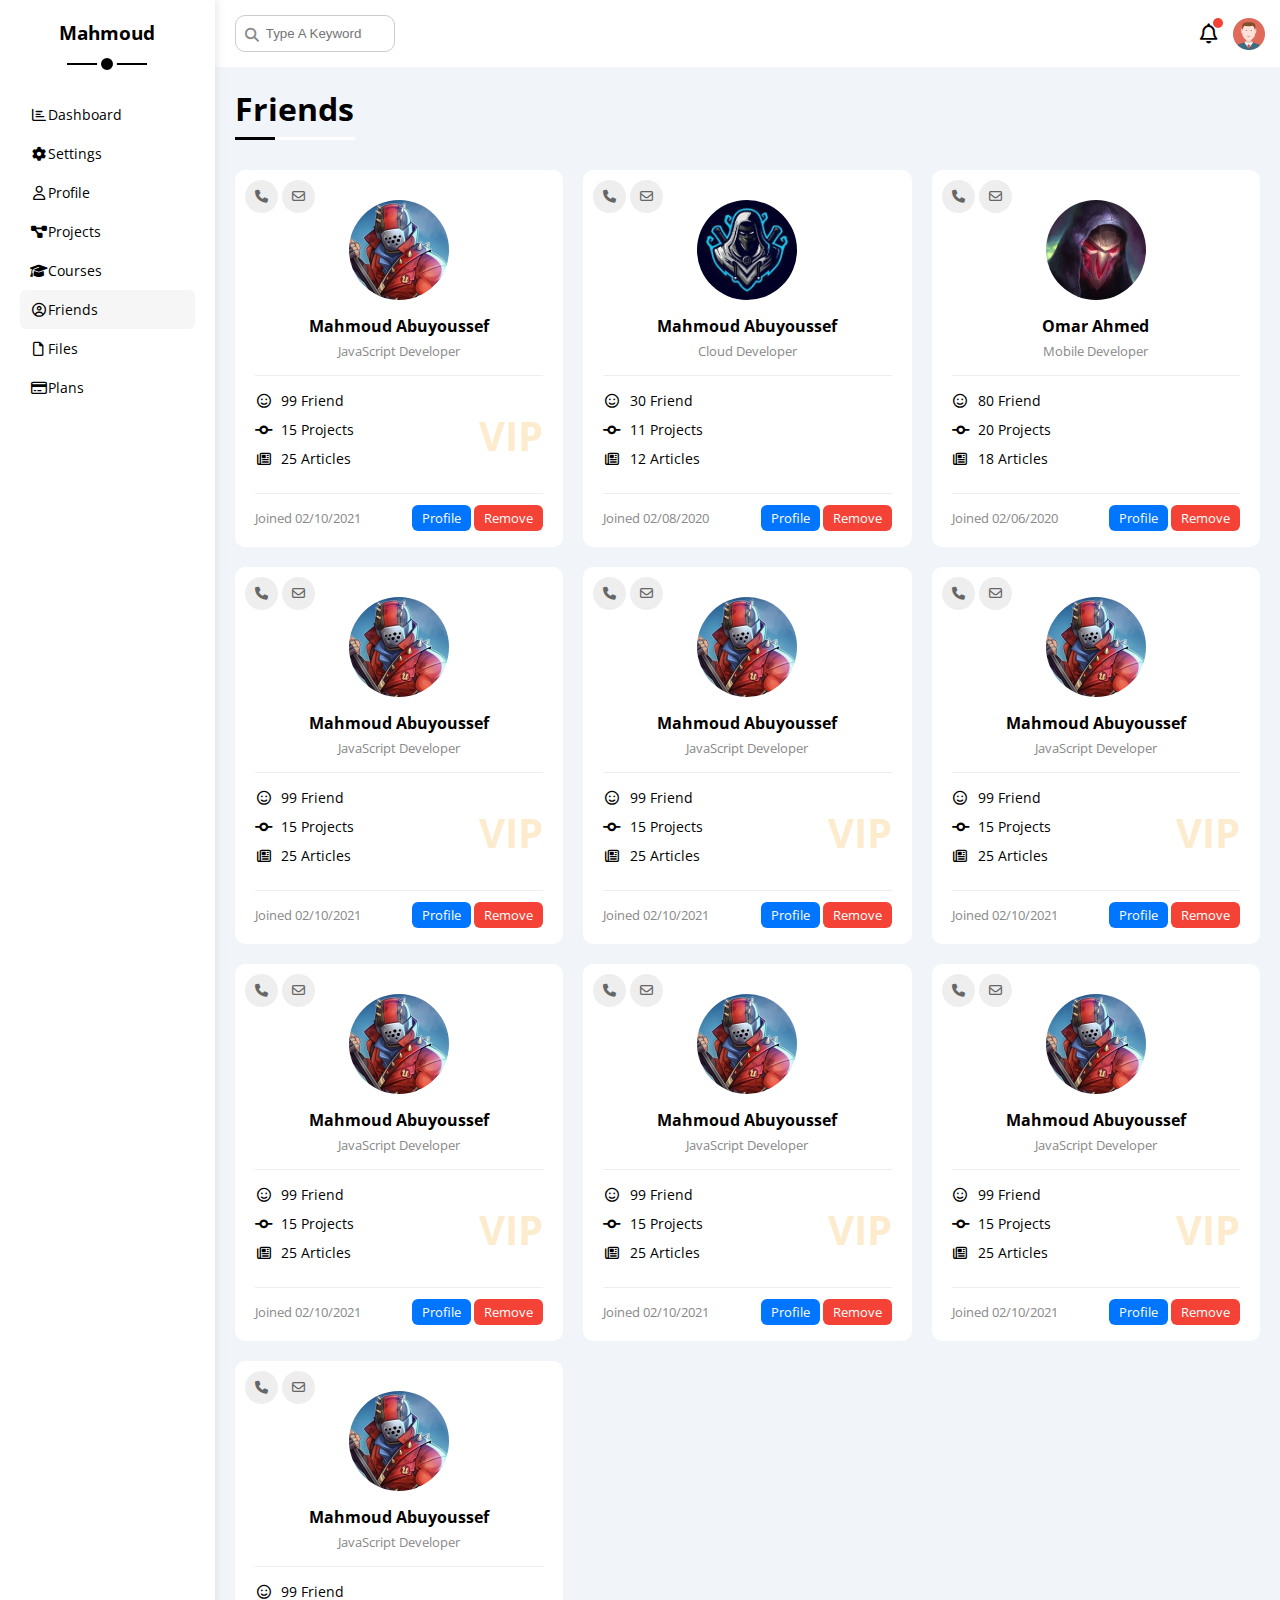
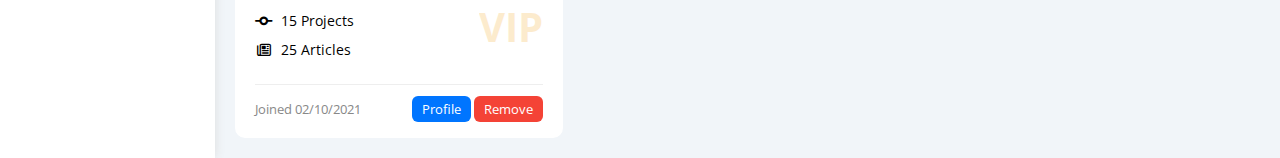
<file: friends.html>
<!DOCTYPE html>
<html lang="en">
  <head>
    <meta charset="UTF-8" />
    <meta name="viewport" content="width=device-width, initial-scale=1.0" />
    <title>Friends</title>
    <link rel="stylesheet" href="assets/styles/libs/all.min.css" />
    <link rel="stylesheet" href="assets/styles/libs/framework.css" />
    <link rel="stylesheet" href="assets/styles/main.css" />
    <link rel="preconnect" href="https://fonts.googleapis.com" />
    <link rel="preconnect" href="https://fonts.gstatic.com" crossorigin />
    <link href="https://fonts.googleapis.com/css2?family=Open+Sans:ital,wght@0,300..800;1,300..800&display=swap" rel="stylesheet" />
  </head>
  <body class="min-h-100">
    <div class="page min-h-100 d-flex">
      <aside class="sidebar bg-white p-20 p-relative">
        <h3 class="p-relative text-c">Mahmoud</h3>
        <ul>
          <li>
            <a class="d-flex align-center fs-14 c-black rad-6 p-10" href="index.html">
              <i class="fa-regular fa-chart-bar fa-fw"></i>
              <span>Dashboard</span>
            </a>
          </li>
          <li>
            <a class="d-flex align-center fs-14 c-black rad-6 p-10" href="settings.html">
              <i class="fa-solid fa-gear fa-fw"></i>
              <span>Settings</span>
            </a>
          </li>
          <li>
            <a class="d-flex align-center fs-14 c-black rad-6 p-10" href="profile.html">
              <i class="fa-regular fa-user fa-fw"></i>
              <span>Profile</span>
            </a>
          </li>
          <li>
            <a class="d-flex align-center fs-14 c-black rad-6 p-10" href="projects.html">
              <i class="fa-solid fa-diagram-project fa-fw"></i>
              <span>Projects</span>
            </a>
          </li>
          <li>
            <a class="d-flex align-center fs-14 c-black rad-6 p-10" href="courses.html">
              <i class="fa-solid fa-graduation-cap fa-fw"></i>
              <span>Courses</span>
            </a>
          </li>
          <li>
            <a class="active d-flex align-center fs-14 c-black rad-6 p-10" href="friends.html">
              <i class="fa-regular fa-circle-user fa-fw"></i>
              <span>Friends</span>
            </a>
          </li>
          <li>
            <a class="d-flex align-center fs-14 c-black rad-6 p-10" href="files.html">
              <i class="fa-regular fa-file fa-fw"></i>
              <span>Files</span>
            </a>
          </li>
          <li>
            <a class="d-flex align-center fs-14 c-black rad-6 p-10" href="plans.html">
              <i class="fa-regular fa-credit-card fa-fw"></i>
              <span>Plans</span>
            </a>
          </li>
        </ul>
      </aside>
      <main class="content overflow-h w-full">
        <header class="header bg-white p-15 between-flex">
          <div class="search p-relative">
            <input class="p-10 border-ccc" type="search" placeholder="Type A Keyword" />
          </div>
          <div class="icons d-flex align-center">
            <span class="notification p-relative">
              <i class="fa-regular fa-bell fa-lg"></i>
            </span>
            <img src="assets/images/avatar.png" alt="avatar user" />
          </div>
        </header>
        <h1 class="p-relative">Friends</h1>
        <div class="friends-page m-20 d-grid gap-20">
          <div class="friend widget p-relative">
            <div class="contact">
              <i class="fa-solid fa-phone"></i>
              <i class="fa-regular fa-envelope"></i>
            </div>
            <div class="text-c">
              <img class="rad-half mt-10 mb-10 w-100" src="assets/images/friend-01.jpg" alt="" />
              <h4>Mahmoud Abuyoussef</h4>
              <p class="c-grey fs-13 mt-5">JavaScript Developer</p>
            </div>
            <div class="icons fs-14 p-relative mt-20">
              <div class="mb-10">
                <i class="fa-regular fa-face-smile fa-fw"></i>
                <span>99 Friend</span>
              </div>
              <div class="mb-10">
                <i class="fa-solid fa-code-commit fa-fw"></i>
                <span>15 Projects</span>
              </div>
              <div class="mb-10">
                <i class="fa-regular fa-newspaper fa-fw"></i>
                <span>25 Articles</span>
              </div>
              <span class="vip fw-bold c-orange">VIP</span>
            </div>
            <div class="friend-info fs-13 between-flex">
              <span class="c-grey">Joined 02/10/2021</span>
              <div>
                <a class="bg-blue c-white btn-shape" href="profile.html">Profile</a>
                <a class="bg-red c-white btn-shape" href="#">Remove</a>
              </div>
            </div>
          </div>
          <div class="friend widget p-relative">
            <div class="contact">
              <i class="fa-solid fa-phone"></i>
              <i class="fa-regular fa-envelope"></i>
            </div>
            <div class="text-c">
              <img class="rad-half mt-10 mb-10 w-100" src="assets/images/friend-02.jpg" alt="" />
              <h4>Mahmoud Abuyoussef</h4>
              <p class="c-grey fs-13 mt-5">Cloud Developer</p>
            </div>
            <div class="icons fs-14 p-relative mt-20">
              <div class="mb-10">
                <i class="fa-regular fa-face-smile fa-fw"></i>
                <span>30 Friend</span>
              </div>
              <div class="mb-10">
                <i class="fa-solid fa-code-commit fa-fw"></i>
                <span>11 Projects</span>
              </div>
              <div class="mb-10">
                <i class="fa-regular fa-newspaper fa-fw"></i>
                <span>12 Articles</span>
              </div>
            </div>
            <div class="friend-info fs-13 between-flex">
              <span class="c-grey">Joined 02/08/2020</span>
              <div>
                <a class="bg-blue c-white btn-shape" href="profile.html">Profile</a>
                <a class="bg-red c-white btn-shape" href="#">Remove</a>
              </div>
            </div>
          </div>
          <div class="friend widget p-relative">
            <div class="contact">
              <i class="fa-solid fa-phone"></i>
              <i class="fa-regular fa-envelope"></i>
            </div>
            <div class="text-c">
              <img class="rad-half mt-10 mb-10 w-100" src="assets/images/friend-03.jpg" alt="" />
              <h4>Omar Ahmed</h4>
              <p class="c-grey fs-13 mt-5">Mobile Developer</p>
            </div>
            <div class="icons fs-14 p-relative mt-20">
              <div class="mb-10">
                <i class="fa-regular fa-face-smile fa-fw"></i>
                <span>80 Friend</span>
              </div>
              <div class="mb-10">
                <i class="fa-solid fa-code-commit fa-fw"></i>
                <span>20 Projects</span>
              </div>
              <div class="mb-10">
                <i class="fa-regular fa-newspaper fa-fw"></i>
                <span>18 Articles</span>
              </div>
            </div>
            <div class="friend-info fs-13 between-flex">
              <span class="c-grey">Joined 02/06/2020</span>
              <div>
                <a class="bg-blue c-white btn-shape" href="profile.html">Profile</a>
                <a class="bg-red c-white btn-shape" href="#">Remove</a>
              </div>
            </div>
          </div>
          <div class="friend widget p-relative">
            <div class="contact">
              <i class="fa-solid fa-phone"></i>
              <i class="fa-regular fa-envelope"></i>
            </div>
            <div class="text-c">
              <img class="rad-half mt-10 mb-10 w-100" src="assets/images/friend-01.jpg" alt="" />
              <h4>Mahmoud Abuyoussef</h4>
              <p class="c-grey fs-13 mt-5">JavaScript Developer</p>
            </div>
            <div class="icons fs-14 p-relative mt-20">
              <div class="mb-10">
                <i class="fa-regular fa-face-smile fa-fw"></i>
                <span>99 Friend</span>
              </div>
              <div class="mb-10">
                <i class="fa-solid fa-code-commit fa-fw"></i>
                <span>15 Projects</span>
              </div>
              <div class="mb-10">
                <i class="fa-regular fa-newspaper fa-fw"></i>
                <span>25 Articles</span>
              </div>
              <span class="vip fw-bold c-orange">VIP</span>
            </div>
            <div class="friend-info fs-13 between-flex">
              <span class="c-grey">Joined 02/10/2021</span>
              <div>
                <a class="bg-blue c-white btn-shape" href="profile.html">Profile</a>
                <a class="bg-red c-white btn-shape" href="#">Remove</a>
              </div>
            </div>
          </div>
          <div class="friend widget p-relative">
            <div class="contact">
              <i class="fa-solid fa-phone"></i>
              <i class="fa-regular fa-envelope"></i>
            </div>
            <div class="text-c">
              <img class="rad-half mt-10 mb-10 w-100" src="assets/images/friend-01.jpg" alt="" />
              <h4>Mahmoud Abuyoussef</h4>
              <p class="c-grey fs-13 mt-5">JavaScript Developer</p>
            </div>
            <div class="icons fs-14 p-relative mt-20">
              <div class="mb-10">
                <i class="fa-regular fa-face-smile fa-fw"></i>
                <span>99 Friend</span>
              </div>
              <div class="mb-10">
                <i class="fa-solid fa-code-commit fa-fw"></i>
                <span>15 Projects</span>
              </div>
              <div class="mb-10">
                <i class="fa-regular fa-newspaper fa-fw"></i>
                <span>25 Articles</span>
              </div>
              <span class="vip fw-bold c-orange">VIP</span>
            </div>
            <div class="friend-info fs-13 between-flex">
              <span class="c-grey">Joined 02/10/2021</span>
              <div>
                <a class="bg-blue c-white btn-shape" href="profile.html">Profile</a>
                <a class="bg-red c-white btn-shape" href="#">Remove</a>
              </div>
            </div>
          </div>
          <div class="friend widget p-relative">
            <div class="contact">
              <i class="fa-solid fa-phone"></i>
              <i class="fa-regular fa-envelope"></i>
            </div>
            <div class="text-c">
              <img class="rad-half mt-10 mb-10 w-100" src="assets/images/friend-01.jpg" alt="" />
              <h4>Mahmoud Abuyoussef</h4>
              <p class="c-grey fs-13 mt-5">JavaScript Developer</p>
            </div>
            <div class="icons fs-14 p-relative mt-20">
              <div class="mb-10">
                <i class="fa-regular fa-face-smile fa-fw"></i>
                <span>99 Friend</span>
              </div>
              <div class="mb-10">
                <i class="fa-solid fa-code-commit fa-fw"></i>
                <span>15 Projects</span>
              </div>
              <div class="mb-10">
                <i class="fa-regular fa-newspaper fa-fw"></i>
                <span>25 Articles</span>
              </div>
              <span class="vip fw-bold c-orange">VIP</span>
            </div>
            <div class="friend-info fs-13 between-flex">
              <span class="c-grey">Joined 02/10/2021</span>
              <div>
                <a class="bg-blue c-white btn-shape" href="profile.html">Profile</a>
                <a class="bg-red c-white btn-shape" href="#">Remove</a>
              </div>
            </div>
          </div>
          <div class="friend widget p-relative">
            <div class="contact">
              <i class="fa-solid fa-phone"></i>
              <i class="fa-regular fa-envelope"></i>
            </div>
            <div class="text-c">
              <img class="rad-half mt-10 mb-10 w-100" src="assets/images/friend-01.jpg" alt="" />
              <h4>Mahmoud Abuyoussef</h4>
              <p class="c-grey fs-13 mt-5">JavaScript Developer</p>
            </div>
            <div class="icons fs-14 p-relative mt-20">
              <div class="mb-10">
                <i class="fa-regular fa-face-smile fa-fw"></i>
                <span>99 Friend</span>
              </div>
              <div class="mb-10">
                <i class="fa-solid fa-code-commit fa-fw"></i>
                <span>15 Projects</span>
              </div>
              <div class="mb-10">
                <i class="fa-regular fa-newspaper fa-fw"></i>
                <span>25 Articles</span>
              </div>
              <span class="vip fw-bold c-orange">VIP</span>
            </div>
            <div class="friend-info fs-13 between-flex">
              <span class="c-grey">Joined 02/10/2021</span>
              <div>
                <a class="bg-blue c-white btn-shape" href="profile.html">Profile</a>
                <a class="bg-red c-white btn-shape" href="#">Remove</a>
              </div>
            </div>
          </div>
          <div class="friend widget p-relative">
            <div class="contact">
              <i class="fa-solid fa-phone"></i>
              <i class="fa-regular fa-envelope"></i>
            </div>
            <div class="text-c">
              <img class="rad-half mt-10 mb-10 w-100" src="assets/images/friend-01.jpg" alt="" />
              <h4>Mahmoud Abuyoussef</h4>
              <p class="c-grey fs-13 mt-5">JavaScript Developer</p>
            </div>
            <div class="icons fs-14 p-relative mt-20">
              <div class="mb-10">
                <i class="fa-regular fa-face-smile fa-fw"></i>
                <span>99 Friend</span>
              </div>
              <div class="mb-10">
                <i class="fa-solid fa-code-commit fa-fw"></i>
                <span>15 Projects</span>
              </div>
              <div class="mb-10">
                <i class="fa-regular fa-newspaper fa-fw"></i>
                <span>25 Articles</span>
              </div>
              <span class="vip fw-bold c-orange">VIP</span>
            </div>
            <div class="friend-info fs-13 between-flex">
              <span class="c-grey">Joined 02/10/2021</span>
              <div>
                <a class="bg-blue c-white btn-shape" href="profile.html">Profile</a>
                <a class="bg-red c-white btn-shape" href="#">Remove</a>
              </div>
            </div>
          </div>
          <div class="friend widget p-relative">
            <div class="contact">
              <i class="fa-solid fa-phone"></i>
              <i class="fa-regular fa-envelope"></i>
            </div>
            <div class="text-c">
              <img class="rad-half mt-10 mb-10 w-100" src="assets/images/friend-01.jpg" alt="" />
              <h4>Mahmoud Abuyoussef</h4>
              <p class="c-grey fs-13 mt-5">JavaScript Developer</p>
            </div>
            <div class="icons fs-14 p-relative mt-20">
              <div class="mb-10">
                <i class="fa-regular fa-face-smile fa-fw"></i>
                <span>99 Friend</span>
              </div>
              <div class="mb-10">
                <i class="fa-solid fa-code-commit fa-fw"></i>
                <span>15 Projects</span>
              </div>
              <div class="mb-10">
                <i class="fa-regular fa-newspaper fa-fw"></i>
                <span>25 Articles</span>
              </div>
              <span class="vip fw-bold c-orange">VIP</span>
            </div>
            <div class="friend-info fs-13 between-flex">
              <span class="c-grey">Joined 02/10/2021</span>
              <div>
                <a class="bg-blue c-white btn-shape" href="profile.html">Profile</a>
                <a class="bg-red c-white btn-shape" href="#">Remove</a>
              </div>
            </div>
          </div>
          <div class="friend widget p-relative">
            <div class="contact">
              <i class="fa-solid fa-phone"></i>
              <i class="fa-regular fa-envelope"></i>
            </div>
            <div class="text-c">
              <img class="rad-half mt-10 mb-10 w-100" src="assets/images/friend-01.jpg" alt="" />
              <h4>Mahmoud Abuyoussef</h4>
              <p class="c-grey fs-13 mt-5">JavaScript Developer</p>
            </div>
            <div class="icons fs-14 p-relative mt-20">
              <div class="mb-10">
                <i class="fa-regular fa-face-smile fa-fw"></i>
                <span>99 Friend</span>
              </div>
              <div class="mb-10">
                <i class="fa-solid fa-code-commit fa-fw"></i>
                <span>15 Projects</span>
              </div>
              <div class="mb-10">
                <i class="fa-regular fa-newspaper fa-fw"></i>
                <span>25 Articles</span>
              </div>
              <span class="vip fw-bold c-orange">VIP</span>
            </div>
            <div class="friend-info fs-13 between-flex">
              <span class="c-grey">Joined 02/10/2021</span>
              <div>
                <a class="bg-blue c-white btn-shape" href="profile.html">Profile</a>
                <a class="bg-red c-white btn-shape" href="#">Remove</a>
              </div>
            </div>
          </div>
        </div>
      </main>
    </div>
  </body>
</html>
</file>
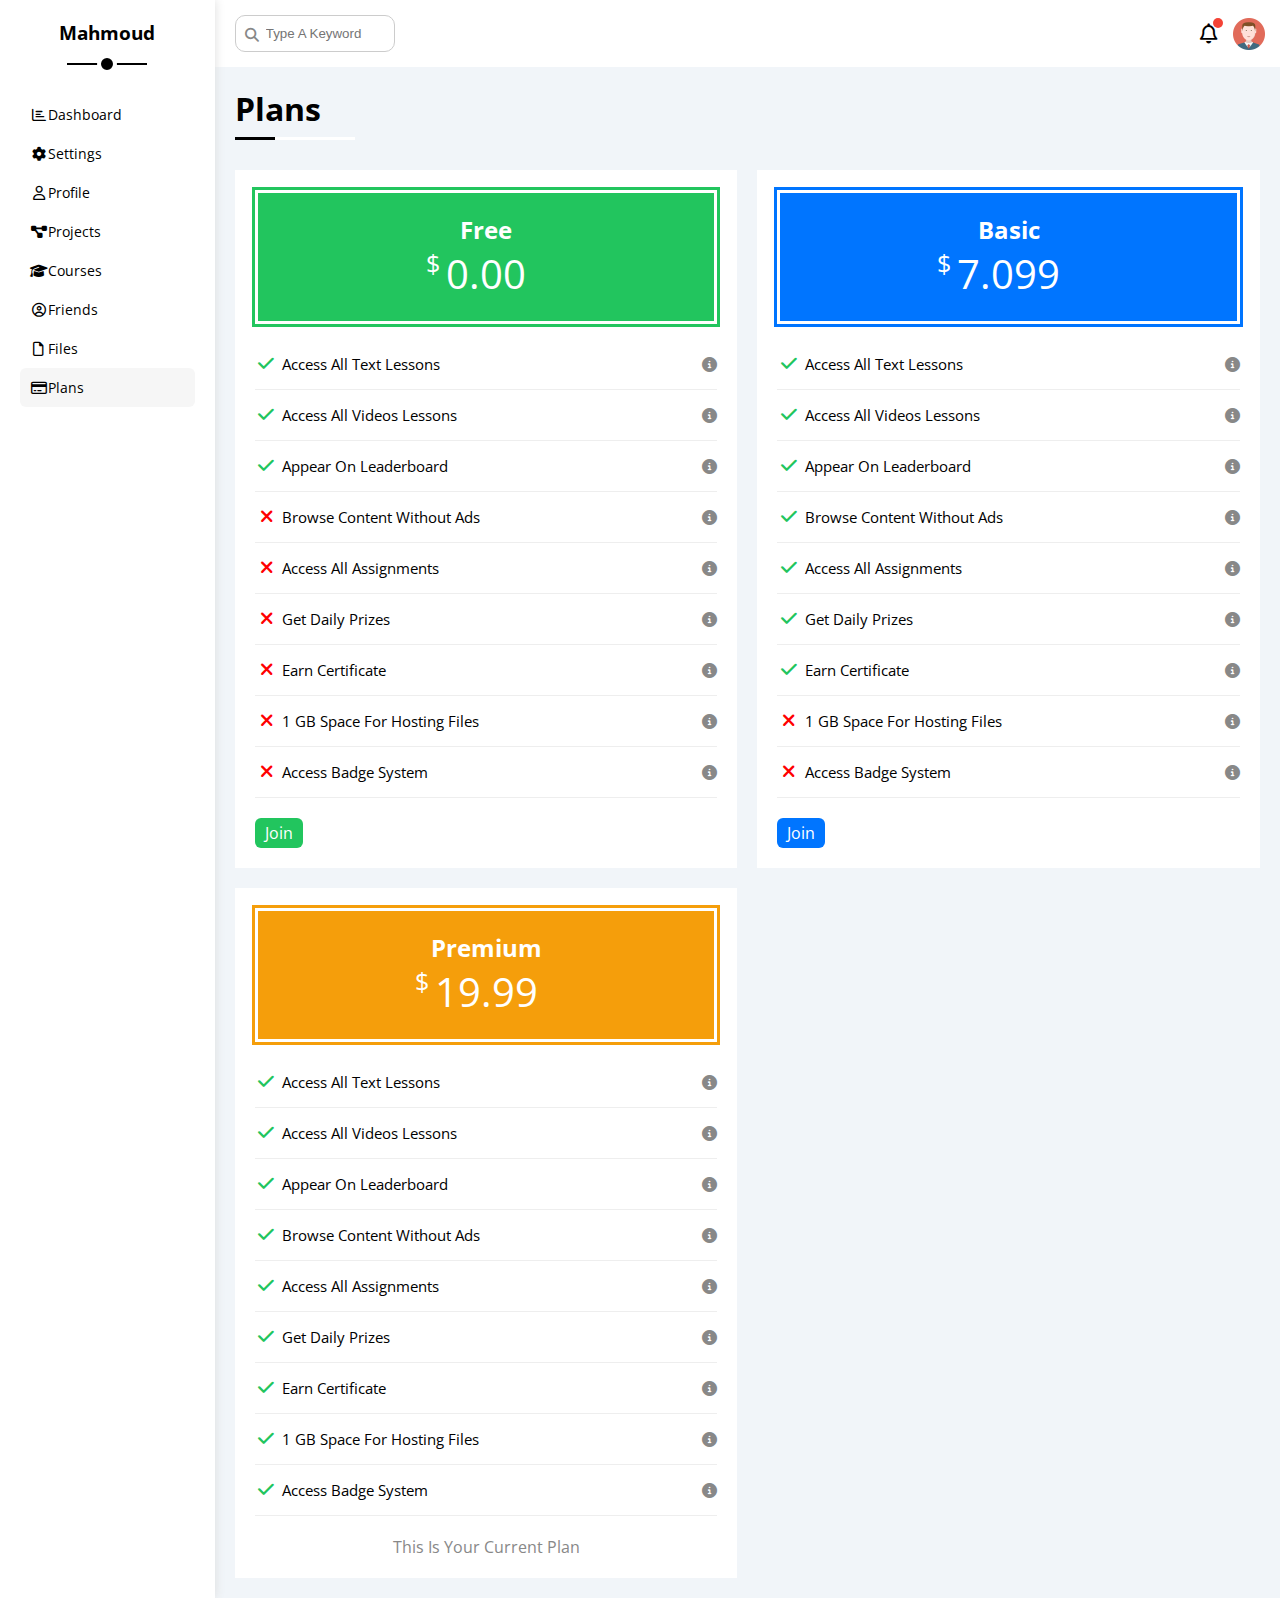
<file: plans.html>
<!DOCTYPE html>
<html lang="en">
  <head>
    <meta charset="UTF-8" />
    <meta name="viewport" content="width=device-width, initial-scale=1.0" />
    <title>Plans</title>
    <link rel="stylesheet" href="assets/styles/libs/all.min.css" />
    <link rel="stylesheet" href="assets/styles/libs/framework.css" />
    <link rel="stylesheet" href="assets/styles/main.css" />
    <link rel="preconnect" href="https://fonts.googleapis.com" />
    <link rel="preconnect" href="https://fonts.gstatic.com" crossorigin />
    <link href="https://fonts.googleapis.com/css2?family=Open+Sans:ital,wght@0,300..800;1,300..800&display=swap" rel="stylesheet" />
  </head>
  <body class="min-h-100">
    <div class="page min-h-100 d-flex">
      <aside class="sidebar bg-white p-20 p-relative">
        <h3 class="p-relative text-c">Mahmoud</h3>
        <ul>
          <li>
            <a class="d-flex align-center fs-14 c-black rad-6 p-10" href="index.html">
              <i class="fa-regular fa-chart-bar fa-fw"></i>
              <span>Dashboard</span>
            </a>
          </li>
          <li>
            <a class="d-flex align-center fs-14 c-black rad-6 p-10" href="settings.html">
              <i class="fa-solid fa-gear fa-fw"></i>
              <span>Settings</span>
            </a>
          </li>
          <li>
            <a class="d-flex align-center fs-14 c-black rad-6 p-10" href="profile.html">
              <i class="fa-regular fa-user fa-fw"></i>
              <span>Profile</span>
            </a>
          </li>
          <li>
            <a class="d-flex align-center fs-14 c-black rad-6 p-10" href="projects.html">
              <i class="fa-solid fa-diagram-project fa-fw"></i>
              <span>Projects</span>
            </a>
          </li>
          <li>
            <a class="d-flex align-center fs-14 c-black rad-6 p-10" href="courses.html">
              <i class="fa-solid fa-graduation-cap fa-fw"></i>
              <span>Courses</span>
            </a>
          </li>
          <li>
            <a class="d-flex align-center fs-14 c-black rad-6 p-10" href="friends.html">
              <i class="fa-regular fa-circle-user fa-fw"></i>
              <span>Friends</span>
            </a>
          </li>
          <li>
            <a class="d-flex align-center fs-14 c-black rad-6 p-10" href="files.html">
              <i class="fa-regular fa-file fa-fw"></i>
              <span>Files</span>
            </a>
          </li>
          <li>
            <a class="active d-flex align-center fs-14 c-black rad-6 p-10" href="plans.html">
              <i class="fa-regular fa-credit-card fa-fw"></i>
              <span>Plans</span>
            </a>
          </li>
        </ul>
      </aside>
      <main class="content overflow-h w-full">
        <header class="header bg-white p-15 between-flex">
          <div class="search p-relative">
            <input class="p-10 border-ccc" type="search" placeholder="Type A Keyword" />
          </div>
          <div class="icons d-flex align-center">
            <span class="notification p-relative">
              <i class="fa-regular fa-bell fa-lg"></i>
            </span>
            <img src="assets/images/avatar.png" alt="avatar user" />
          </div>
        </header>
        <h1 class="p-relative">Plans</h1>
        <div class="plans-page m-20 d-grid gap-20">
          <div class="plan green bg-white p-20">
            <div class="top bg-green p-20 text-c">
              <h2 class="c-white">Free</h2>
              <div class="c-white price">
                <span>$</span>
                <span>0.00</span>
              </div>
            </div>
            <ul>
              <li>
                <i class="fa-solid fa-check fa-fw yes c-green"></i>
                <span>Access All Text Lessons</span>
                <i class="fa-solid fa-circle-info help bg-grey"></i>
              </li>
              <li>
                <i class="fa-solid fa-check fa-fw yes c-green"></i>
                <span>Access All Videos Lessons</span>
                <i class="fa-solid fa-circle-info help bg-grey"></i>
              </li>
              <li>
                <i class="fa-solid fa-check fa-fw yes c-green"></i>
                <span>Appear On Leaderboard</span>
                <i class="fa-solid fa-circle-info help bg-grey"></i>
              </li>
              <li>
                <i class="fa-solid fa-xmark fa-fw c-red"></i>
                <span>Browse Content Without Ads</span>
                <i class="fa-solid fa-circle-info help bg-grey"></i>
              </li>
              <li>
                <i class="fa-solid fa-xmark fa-fw c-red"></i>
                <span>Access All Assignments</span>
                <i class="fa-solid fa-circle-info help bg-grey"></i>
              </li>
              <li>
                <i class="fa-solid fa-xmark fa-fw c-red"></i>
                <span>Get Daily Prizes</span>
                <i class="fa-solid fa-circle-info help bg-grey"></i>
              </li>
              <li>
                <i class="fa-solid fa-xmark fa-fw c-red"></i>
                <span>Earn Certificate</span>
                <i class="fa-solid fa-circle-info help bg-grey"></i>
              </li>
              <li>
                <i class="fa-solid fa-xmark fa-fw c-red"></i>
                <span>1 GB Space For Hosting Files</span>
                <i class="fa-solid fa-circle-info help bg-grey"></i>
              </li>
              <li>
                <i class="fa-solid fa-xmark fa-fw c-red"></i>
                <span> Access Badge System</span>
                <i class="fa-solid fa-circle-info help bg-grey"></i>
              </li>
            </ul>
            <a class="w-fit bg-green c-white btn-shape d-block mt-20" href="#">Join</a>
          </div>
          <div class="plan blue bg-white p-20">
            <div class="top bg-blue p-20 text-c">
              <h2 class="c-white">Basic</h2>
              <div class="c-white price">
                <span>$</span>
                <span>7.099</span>
              </div>
            </div>
            <ul>
              <li>
                <i class="fa-solid fa-check fa-fw yes c-green"></i>
                <span>Access All Text Lessons</span>
                <i class="fa-solid fa-circle-info help bg-grey"></i>
              </li>
              <li>
                <i class="fa-solid fa-check fa-fw yes c-green"></i>
                <span>Access All Videos Lessons</span>
                <i class="fa-solid fa-circle-info help bg-grey"></i>
              </li>
              <li>
                <i class="fa-solid fa-check fa-fw yes c-green"></i>
                <span>Appear On Leaderboard</span>
                <i class="fa-solid fa-circle-info help bg-grey"></i>
              </li>
              <li>
                <i class="fa-solid fa-check fa-fw yes c-green"></i>
                <span>Browse Content Without Ads</span>
                <i class="fa-solid fa-circle-info help bg-grey"></i>
              </li>
              <li>
                <i class="fa-solid fa-check fa-fw yes c-green"></i>
                <span>Access All Assignments</span>
                <i class="fa-solid fa-circle-info help bg-grey"></i>
              </li>
              <li>
                <i class="fa-solid fa-check fa-fw yes c-green"></i>
                <span>Get Daily Prizes</span>
                <i class="fa-solid fa-circle-info help bg-grey"></i>
              </li>
              <li>
                <i class="fa-solid fa-check fa-fw yes c-green"></i>
                <span>Earn Certificate</span>
                <i class="fa-solid fa-circle-info help bg-grey"></i>
              </li>
              <li>
                <i class="fa-solid fa-xmark fa-fw c-red"></i>
                <span>1 GB Space For Hosting Files</span>
                <i class="fa-solid fa-circle-info help bg-grey"></i>
              </li>
              <li>
                <i class="fa-solid fa-xmark fa-fw c-red"></i>
                <span> Access Badge System</span>
                <i class="fa-solid fa-circle-info help bg-grey"></i>
              </li>
            </ul>
            <a class="w-fit bg-blue c-white btn-shape d-block mt-20" href="#">Join</a>
          </div>
          <div class="plan orange bg-white p-20">
            <div class="top bg-orange p-20 text-c">
              <h2 class="c-white">Premium</h2>
              <div class="c-white price">
                <span>$</span>
                <span>19.99</span>
              </div>
            </div>
            <ul>
              <li>
                <i class="fa-solid fa-check fa-fw yes c-green"></i>
                <span>Access All Text Lessons</span>
                <i class="fa-solid fa-circle-info help bg-grey"></i>
              </li>
              <li>
                <i class="fa-solid fa-check fa-fw yes c-green"></i>
                <span>Access All Videos Lessons</span>
                <i class="fa-solid fa-circle-info help bg-grey"></i>
              </li>
              <li>
                <i class="fa-solid fa-check fa-fw yes c-green"></i>
                <span>Appear On Leaderboard</span>
                <i class="fa-solid fa-circle-info help bg-grey"></i>
              </li>
              <li>
                <i class="fa-solid fa-check fa-fw yes c-green"></i>
                <span>Browse Content Without Ads</span>
                <i class="fa-solid fa-circle-info help bg-grey"></i>
              </li>
              <li>
                <i class="fa-solid fa-check fa-fw yes c-green"></i>
                <span>Access All Assignments</span>
                <i class="fa-solid fa-circle-info help bg-grey"></i>
              </li>
              <li>
                <i class="fa-solid fa-check fa-fw yes c-green"></i>
                <span>Get Daily Prizes</span>
                <i class="fa-solid fa-circle-info help bg-grey"></i>
              </li>
              <li>
                <i class="fa-solid fa-check fa-fw yes c-green"></i>
                <span>Earn Certificate</span>
                <i class="fa-solid fa-circle-info help bg-grey"></i>
              </li>
              <li>
                <i class="fa-solid fa-check fa-fw yes c-green"></i>
                <span>1 GB Space For Hosting Files</span>
                <i class="fa-solid fa-circle-info help bg-grey"></i>
              </li>
              <li>
                <i class="fa-solid fa-check fa-fw yes c-green"></i>
                <span> Access Badge System</span>
                <i class="fa-solid fa-circle-info help bg-grey"></i>
              </li>
            </ul>
            <p class="text-c c-grey mt-20">This Is Your Current Plan</p>
          </div>
        </div>
      </main>
    </div>
  </body>
</html>
</file>
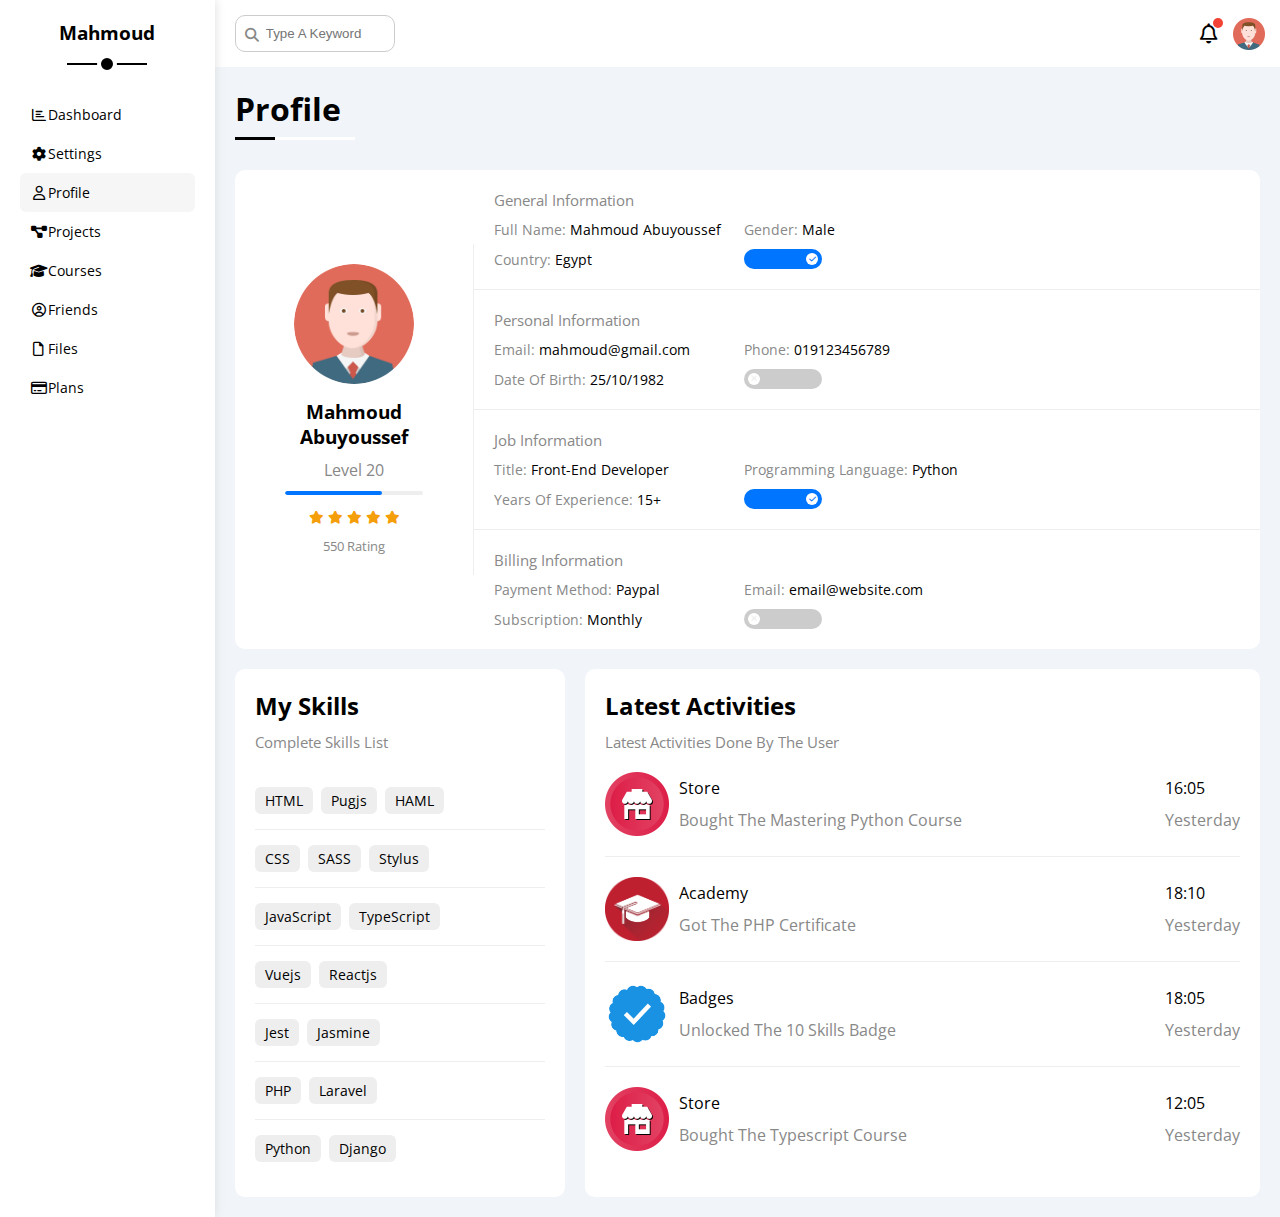
<file: profile.html>
<!DOCTYPE html>
<html lang="en">
  <head>
    <meta charset="UTF-8" />
    <meta name="viewport" content="width=device-width, initial-scale=1.0" />
    <title>Profile</title>
    <link rel="stylesheet" href="assets/styles/libs/all.min.css" />
    <link rel="stylesheet" href="assets/styles/libs/framework.css" />
    <link rel="stylesheet" href="assets/styles/main.css" />
    <link rel="preconnect" href="https://fonts.googleapis.com" />
    <link rel="preconnect" href="https://fonts.gstatic.com" crossorigin />
    <link href="https://fonts.googleapis.com/css2?family=Open+Sans:ital,wght@0,300..800;1,300..800&display=swap" rel="stylesheet" />
  </head>
  <body class="min-h-100">
    <div class="page min-h-100 d-flex">
      <aside class="sidebar bg-white p-20 p-relative">
        <h3 class="p-relative text-c">Mahmoud</h3>
        <ul>
          <li>
            <a class="d-flex align-center fs-14 c-black rad-6 p-10" href="index.html">
              <i class="fa-regular fa-chart-bar fa-fw"></i>
              <span>Dashboard</span>
            </a>
          </li>
          <li>
            <a class="d-flex align-center fs-14 c-black rad-6 p-10" href="settings.html">
              <i class="fa-solid fa-gear fa-fw"></i>
              <span>Settings</span>
            </a>
          </li>
          <li>
            <a class="active d-flex align-center fs-14 c-black rad-6 p-10" href="profile.html">
              <i class="fa-regular fa-user fa-fw"></i>
              <span>Profile</span>
            </a>
          </li>
          <li>
            <a class="d-flex align-center fs-14 c-black rad-6 p-10" href="projects.html">
              <i class="fa-solid fa-diagram-project fa-fw"></i>
              <span>Projects</span>
            </a>
          </li>
          <li>
            <a class="d-flex align-center fs-14 c-black rad-6 p-10" href="courses.html">
              <i class="fa-solid fa-graduation-cap fa-fw"></i>
              <span>Courses</span>
            </a>
          </li>
          <li>
            <a class="d-flex align-center fs-14 c-black rad-6 p-10" href="friends.html">
              <i class="fa-regular fa-circle-user fa-fw"></i>
              <span>Friends</span>
            </a>
          </li>
          <li>
            <a class="d-flex align-center fs-14 c-black rad-6 p-10" href="files.html">
              <i class="fa-regular fa-file fa-fw"></i>
              <span>Files</span>
            </a>
          </li>
          <li>
            <a class="d-flex align-center fs-14 c-black rad-6 p-10" href="plans.html">
              <i class="fa-regular fa-credit-card fa-fw"></i>
              <span>Plans</span>
            </a>
          </li>
        </ul>
      </aside>
      <main class="content overflow-h w-full">
        <header class="header bg-white p-15 between-flex">
          <div class="search p-relative">
            <input class="p-10 border-ccc" type="search" placeholder="Type A Keyword" />
          </div>
          <div class="icons d-flex align-center">
            <span class="notification p-relative">
              <i class="fa-regular fa-bell fa-lg"></i>
            </span>
            <img src="assets/images/avatar.png" alt="avatar user" />
          </div>
        </header>
        <h1 class="p-relative">Profile</h1>
        <div class="profile-page m-20">
          <section class="overview bg-white rad-10 d-flex align-center mb-20">
            <div class="avatar text-c p-20">
              <img class="rad-half mb-10" src="assets/images/avatar.png" alt="" />
              <h3>Mahmoud Abuyoussef</h3>
              <p class="c-grey mt-10 mb-10">Level 20</p>
              <div class="level rad-6 bg-eee p-relative">
                <span class="bg-blue d-block h-full rad-6" style="width: 70%"></span>
              </div>
              <div class="rating mt-10 mb-10">
                <i class="fa-solid fa-star c-orange fs-13"></i>
                <i class="fa-solid fa-star c-orange fs-13"></i>
                <i class="fa-solid fa-star c-orange fs-13"></i>
                <i class="fa-solid fa-star c-orange fs-13"></i>
                <i class="fa-solid fa-star c-orange fs-13"></i>
              </div>
              <p class="c-grey fs-13">550 Rating</p>
            </div>
            <div class="info w-full text-c-mobile">
              <div class="info-row p-20 d-flex align-center f-wrap">
                <h4 class="c-grey fs-15 w-full">General Information</h4>
                <div class="fs-14">
                  <span class="c-grey">Full Name:</span>
                  <span>Mahmoud Abuyoussef</span>
                </div>
                <div class="fs-14">
                  <span class="c-grey">Gender:</span>
                  <span>Male</span>
                </div>
                <div class="fs-14">
                  <span class="c-grey">Country:</span>
                  <span>Egypt</span>
                </div>
                <div>
                  <label>
                    <input class="toggle-checkbox d-none" type="checkbox" checked />
                    <div class="toggle-switch bg-ccc p-relative"></div>
                  </label>
                </div>
              </div>
              <div class="info-row p-20 d-flex align-center f-wrap">
                <h4 class="c-grey fs-15 w-full">Personal Information</h4>
                <div class="fs-14">
                  <span class="c-grey">Email:</span>
                  <span>mahmoud@gmail.com</span>
                </div>
                <div class="fs-14">
                  <span class="c-grey">Phone:</span>
                  <span>019123456789</span>
                </div>
                <div class="fs-14">
                  <span class="c-grey">Date Of Birth:</span>
                  <span>25/10/1982</span>
                </div>
                <div>
                  <label>
                    <input class="toggle-checkbox d-none" type="checkbox" />
                    <div class="toggle-switch bg-ccc p-relative"></div>
                  </label>
                </div>
              </div>
              <div class="info-row p-20 d-flex align-center f-wrap">
                <h4 class="c-grey fs-15 w-full">Job Information</h4>
                <div class="fs-14">
                  <span class="c-grey">Title:</span>
                  <span>Front-End Developer</span>
                </div>
                <div class="fs-14">
                  <span class="c-grey">Programming Language:</span>
                  <span>Python</span>
                </div>
                <div class="fs-14">
                  <span class="c-grey">Years Of Experience:</span>
                  <span>15+</span>
                </div>
                <div>
                  <label>
                    <input class="toggle-checkbox d-none" type="checkbox" checked />
                    <div class="toggle-switch bg-ccc p-relative"></div>
                  </label>
                </div>
              </div>
              <div class="info-row p-20 d-flex align-center f-wrap">
                <h4 class="c-grey fs-15 w-full">Billing Information</h4>
                <div class="fs-14">
                  <span class="c-grey">Payment Method:</span>
                  <span>Paypal</span>
                </div>
                <div class="fs-14">
                  <span class="c-grey">Email:</span>
                  <span>email@website.com</span>
                </div>
                <div class="fs-14">
                  <span class="c-grey">Subscription:</span>
                  <span>Monthly</span>
                </div>
                <div>
                  <label>
                    <input class="toggle-checkbox d-none" type="checkbox" />
                    <div class="toggle-switch bg-ccc p-relative"></div>
                  </label>
                </div>
              </div>
            </div>
          </section>
          <div class="other-data d-flex gap-20">
            <section class="skills widget">
              <h2 class="mb-10">My Skills</h2>
              <p class="c-grey mb-20 fs-15">Complete Skills List</p>
              <ul class="text-c-mobile">
                <li>
                  <span>HTML</span>
                  <span>Pugjs</span>
                  <span>HAML</span>
                </li>
                <li>
                  <span>CSS</span>
                  <span>SASS</span>
                  <span>Stylus</span>
                </li>
                <li>
                  <span>JavaScript</span>
                  <span>TypeScript</span>
                </li>
                <li>
                  <span>Vuejs</span>
                  <span>Reactjs</span>
                </li>
                <li>
                  <span>Jest</span>
                  <span>Jasmine</span>
                </li>
                <li>
                  <span>PHP</span>
                  <span>Laravel</span>
                </li>
                <li>
                  <span>Python</span>
                  <span>Django</span>
                </li>
              </ul>
            </section>
            <section class="activities widget">
              <h2 class="mb-10">Latest Activities</h2>
              <p class="c-grey mb-20 fs-15">Latest Activities Done By The User</p>
              <div class="activity d-flex align-center text-c-mobile mb-20 pb-20">
                <img src="assets/images/activity-01.png" alt="" />
                <div class="info">
                  <span class="d-block mb-10">Store</span>
                  <span class="c-grey">Bought The Mastering Python Course </span>
                </div>
                <div class="date">
                  <span class="d-block mb-10">16:05</span>
                  <span class="c-grey">Yesterday</span>
                </div>
              </div>
              <div class="activity d-flex align-center text-c-mobile mb-20 pb-20">
                <img src="assets/images/activity-02.png" alt="" />
                <div class="info">
                  <span class="d-block mb-10">Academy</span>
                  <span class="c-grey">Got The PHP Certificate</span>
                </div>
                <div class="date">
                  <span class="d-block mb-10">18:10</span>
                  <span class="c-grey">Yesterday</span>
                </div>
              </div>
              <div class="activity d-flex align-center text-c-mobile mb-20 pb-20">
                <img src="assets/images/activity-03.png" alt="" />
                <div class="info">
                  <span class="d-block mb-10">Badges</span>
                  <span class="c-grey">Unlocked The 10 Skills Badge</span>
                </div>
                <div class="date">
                  <span class="d-block mb-10">18:05</span>
                  <span class="c-grey">Yesterday</span>
                </div>
              </div>
              <div class="activity d-flex align-center text-c-mobile">
                <img src="assets/images/activity-01.png" alt="" />
                <div class="info">
                  <span class="d-block mb-10">Store</span>
                  <span class="c-grey">Bought The Typescript Course</span>
                </div>
                <div class="date">
                  <span class="d-block mb-10">12:05</span>
                  <span class="c-grey">Yesterday</span>
                </div>
              </div>
            </section>
          </div>
        </div>
      </main>
    </div>
  </body>
</html>
</file>
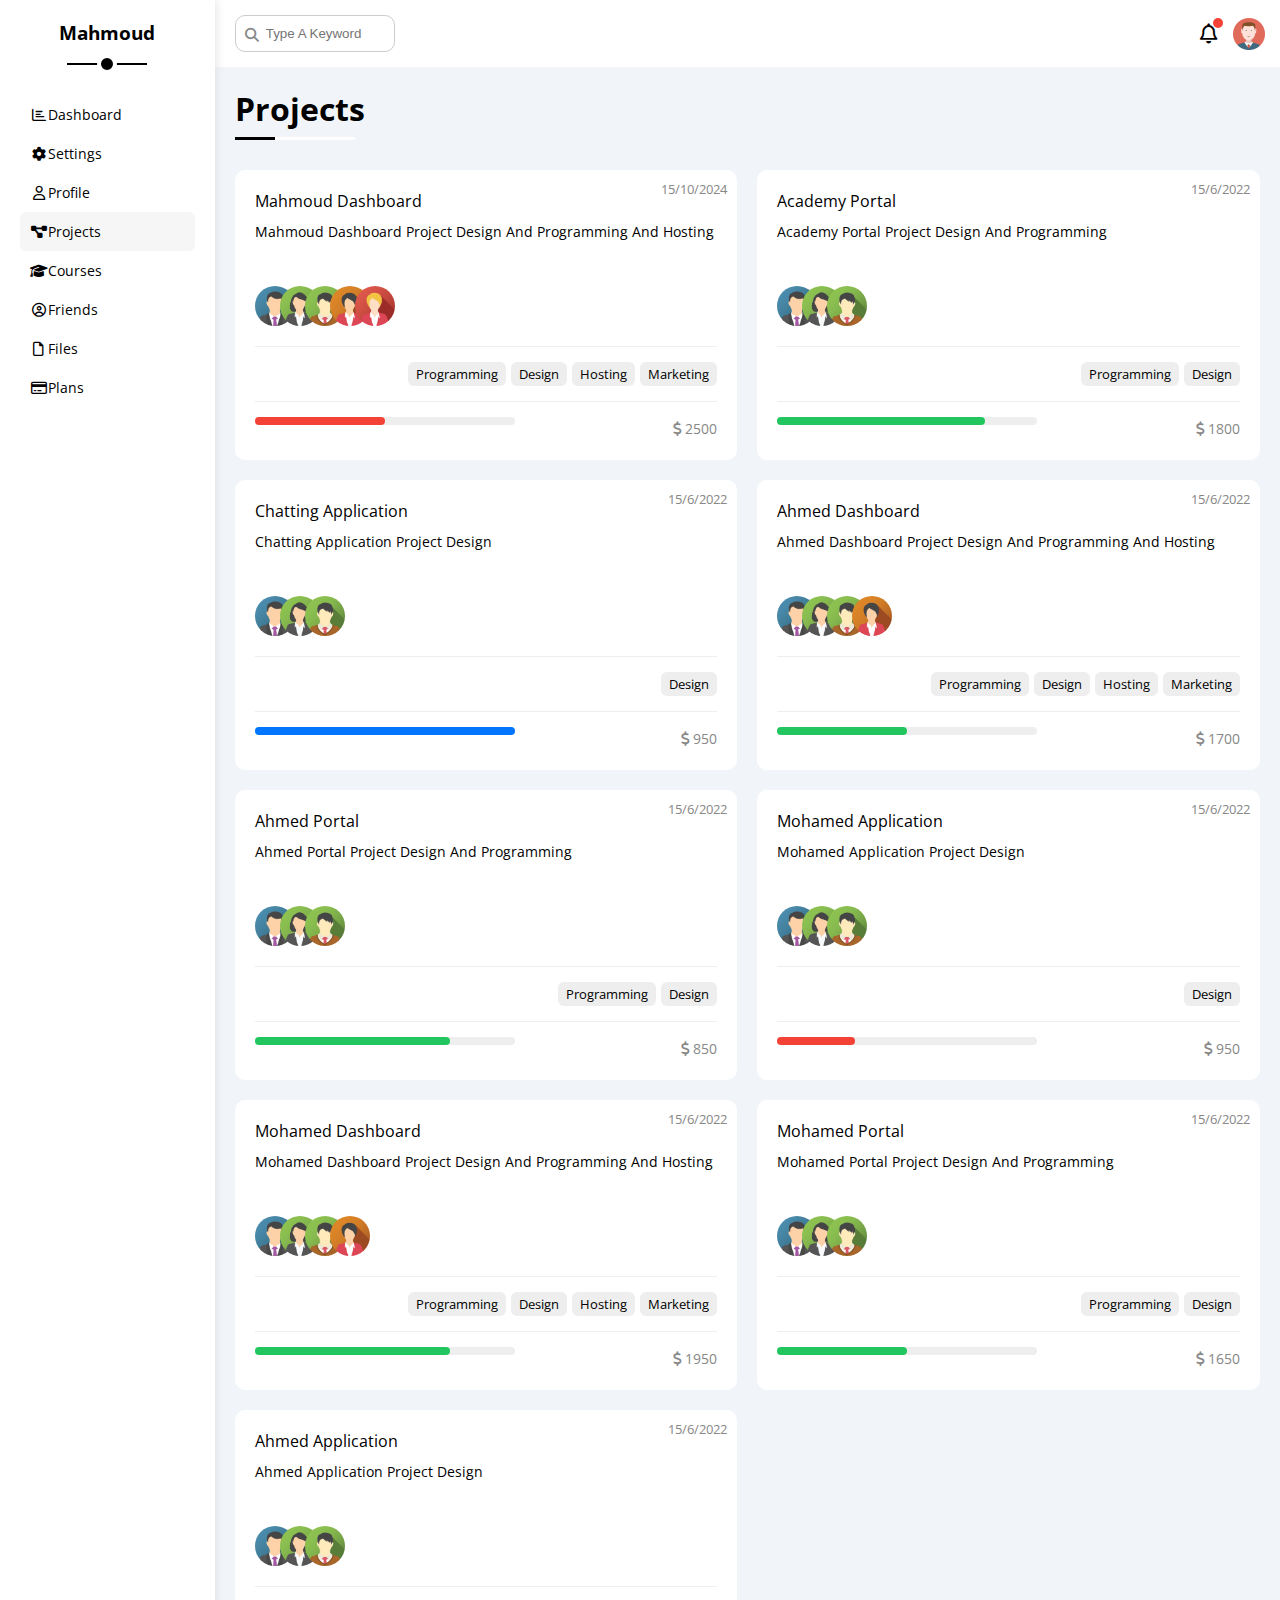
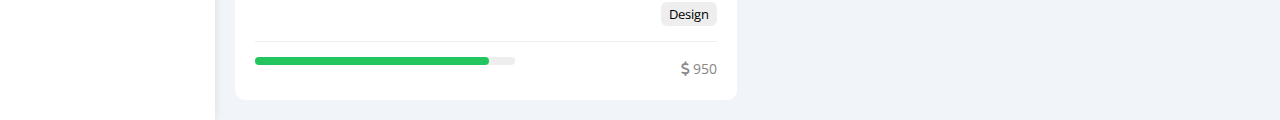
<file: projects.html>
<!DOCTYPE html>
<html lang="en">
  <head>
    <meta charset="UTF-8" />
    <meta name="viewport" content="width=device-width, initial-scale=1.0" />
    <title>Projects</title>
    <link rel="stylesheet" href="assets/styles/libs/all.min.css" />
    <link rel="stylesheet" href="assets/styles/libs/framework.css" />
    <link rel="stylesheet" href="assets/styles/main.css" />
    <link rel="preconnect" href="https://fonts.googleapis.com" />
    <link rel="preconnect" href="https://fonts.gstatic.com" crossorigin />
    <link href="https://fonts.googleapis.com/css2?family=Open+Sans:ital,wght@0,300..800;1,300..800&display=swap" rel="stylesheet" />
  </head>
  <body class="min-h-100">
    <div class="page min-h-100 d-flex">
      <aside class="sidebar bg-white p-20 p-relative">
        <h3 class="p-relative text-c">Mahmoud</h3>
        <ul>
          <li>
            <a class="d-flex align-center fs-14 c-black rad-6 p-10" href="index.html">
              <i class="fa-regular fa-chart-bar fa-fw"></i>
              <span>Dashboard</span>
            </a>
          </li>
          <li>
            <a class="d-flex align-center fs-14 c-black rad-6 p-10" href="settings.html">
              <i class="fa-solid fa-gear fa-fw"></i>
              <span>Settings</span>
            </a>
          </li>
          <li>
            <a class="d-flex align-center fs-14 c-black rad-6 p-10" href="profile.html">
              <i class="fa-regular fa-user fa-fw"></i>
              <span>Profile</span>
            </a>
          </li>
          <li>
            <a class="active d-flex align-center fs-14 c-black rad-6 p-10" href="projects.html">
              <i class="fa-solid fa-diagram-project fa-fw"></i>
              <span>Projects</span>
            </a>
          </li>
          <li>
            <a class="d-flex align-center fs-14 c-black rad-6 p-10" href="courses.html">
              <i class="fa-solid fa-graduation-cap fa-fw"></i>
              <span>Courses</span>
            </a>
          </li>
          <li>
            <a class="d-flex align-center fs-14 c-black rad-6 p-10" href="friends.html">
              <i class="fa-regular fa-circle-user fa-fw"></i>
              <span>Friends</span>
            </a>
          </li>
          <li>
            <a class="d-flex align-center fs-14 c-black rad-6 p-10" href="files.html">
              <i class="fa-regular fa-file fa-fw"></i>
              <span>Files</span>
            </a>
          </li>
          <li>
            <a class="d-flex align-center fs-14 c-black rad-6 p-10" href="plans.html">
              <i class="fa-regular fa-credit-card fa-fw"></i>
              <span>Plans</span>
            </a>
          </li>
        </ul>
      </aside>
      <main class="content overflow-h w-full">
        <header class="header bg-white p-15 between-flex">
          <div class="search p-relative">
            <input class="p-10 border-ccc" type="search" placeholder="Type A Keyword" />
          </div>
          <div class="icons d-flex align-center">
            <span class="notification p-relative">
              <i class="fa-regular fa-bell fa-lg"></i>
            </span>
            <img src="assets/images/avatar.png" alt="avatar user" />
          </div>
        </header>
        <h1 class="p-relative">Projects</h1>
        <div class="projects-page d-grid m-20 gap-20">
          <div class="project widget p-relative">
            <span class="date fs-13 c-grey">15/10/2024</span>
            <h4>Mahmoud Dashboard</h4>
            <p class="c-crey mt-10 mb-10 fs-14">Mahmoud Dashboard Project Design And Programming And Hosting</p>
            <div class="team">
              <a href="#"><img src="assets/images/team-01.png" alt="" /></a>
              <a href="#"><img src="assets/images/team-02.png" alt="" /></a>
              <a href="#"><img src="assets/images/team-03.png" alt="" /></a>
              <a href="#"><img src="assets/images/team-04.png" alt="" /></a>
              <a href="#"><img src="assets/images/team-05.png" alt="" /></a>
            </div>
            <div class="requirements d-flex">
              <span class="fs-13 rad-6 bg-eee btn-shape">Programming</span>
              <span class="fs-13 rad-6 bg-eee btn-shape">Design</span>
              <span class="fs-13 rad-6 bg-eee btn-shape">Hosting</span>
              <span class="fs-13 rad-6 bg-eee btn-shape">Marketing</span>
            </div>
            <div class="info between-flex">
              <div class="progress bg-eee">
                <span class="bg-red" style="width: 50%"></span>
              </div>
              <div class="fs-14 c-grey">
                <i class="fa-solid fa-dollar-sign"></i>
                2500
              </div>
            </div>
          </div>
          <div class="project widget p-relative">
            <span class="date fs-13 c-grey">15/6/2022</span>
            <h4>Academy Portal</h4>
            <p class="c-crey mt-10 mb-10 fs-14">Academy Portal Project Design And Programming</p>
            <div class="team">
              <a href="#"><img src="assets/images/team-01.png" alt="" /></a>
              <a href="#"><img src="assets/images/team-02.png" alt="" /></a>
              <a href="#"><img src="assets/images/team-03.png" alt="" /></a>
            </div>
            <div class="requirements d-flex">
              <span class="fs-13 rad-6 bg-eee btn-shape">Programming</span>
              <span class="fs-13 rad-6 bg-eee btn-shape">Design</span>
            </div>
            <div class="info between-flex">
              <div class="progress bg-eee">
                <span class="bg-green" style="width: 80%"></span>
              </div>
              <div class="fs-14 c-grey">
                <i class="fa-solid fa-dollar-sign"></i>
                1800
              </div>
            </div>
          </div>
          <div class="project widget p-relative">
            <span class="date fs-13 c-grey">15/6/2022</span>
            <h4>Chatting Application</h4>
            <p class="c-crey mt-10 mb-10 fs-14">Chatting Application Project Design</p>
            <div class="team">
              <a href="#"><img src="assets/images/team-01.png" alt="" /></a>
              <a href="#"><img src="assets/images/team-02.png" alt="" /></a>
              <a href="#"><img src="assets/images/team-03.png" alt="" /></a>
            </div>
            <div class="requirements d-flex">
              <span class="fs-13 rad-6 bg-eee btn-shape">Design</span>
            </div>
            <div class="info between-flex">
              <div class="progress bg-eee">
                <span class="bg-blue" style="width: 100%"></span>
              </div>
              <div class="fs-14 c-grey">
                <i class="fa-solid fa-dollar-sign"></i>
                950
              </div>
            </div>
          </div>
          <div class="project widget p-relative">
            <span class="date fs-13 c-grey">15/6/2022</span>
            <h4>Ahmed Dashboard</h4>
            <p class="c-crey mt-10 mb-10 fs-14">Ahmed Dashboard Project Design And Programming And Hosting</p>
            <div class="team">
              <a href="#"><img src="assets/images/team-01.png" alt="" /></a>
              <a href="#"><img src="assets/images/team-02.png" alt="" /></a>
              <a href="#"><img src="assets/images/team-03.png" alt="" /></a>
              <a href="#"><img src="assets/images/team-04.png" alt="" /></a>
            </div>
            <div class="requirements d-flex">
              <span class="fs-13 rad-6 bg-eee btn-shape">Programming</span>
              <span class="fs-13 rad-6 bg-eee btn-shape">Design</span>
              <span class="fs-13 rad-6 bg-eee btn-shape">Hosting</span>
              <span class="fs-13 rad-6 bg-eee btn-shape">Marketing</span>
            </div>
            <div class="info between-flex">
              <div class="progress bg-eee">
                <span class="bg-green" style="width: 50%"></span>
              </div>
              <div class="fs-14 c-grey">
                <i class="fa-solid fa-dollar-sign"></i>
                1700
              </div>
            </div>
          </div>
          <div class="project widget p-relative">
            <span class="date fs-13 c-grey">15/6/2022</span>
            <h4>Ahmed Portal</h4>
            <p class="c-crey mt-10 mb-10 fs-14">Ahmed Portal Project Design And Programming</p>
            <div class="team">
              <a href="#"><img src="assets/images/team-01.png" alt="" /></a>
              <a href="#"><img src="assets/images/team-02.png" alt="" /></a>
              <a href="#"><img src="assets/images/team-03.png" alt="" /></a>
            </div>
            <div class="requirements d-flex">
              <span class="fs-13 rad-6 bg-eee btn-shape">Programming</span>
              <span class="fs-13 rad-6 bg-eee btn-shape">Design</span>
            </div>
            <div class="info between-flex">
              <div class="progress bg-eee">
                <span class="bg-green" style="width: 75%"></span>
              </div>
              <div class="fs-14 c-grey">
                <i class="fa-solid fa-dollar-sign"></i>
                850
              </div>
            </div>
          </div>
          <div class="project widget p-relative">
            <span class="date fs-13 c-grey">15/6/2022</span>
            <h4>Mohamed Application</h4>
            <p class="c-crey mt-10 mb-10 fs-14">Mohamed Application Project Design</p>
            <div class="team">
              <a href="#"><img src="assets/images/team-01.png" alt="" /></a>
              <a href="#"><img src="assets/images/team-02.png" alt="" /></a>
              <a href="#"><img src="assets/images/team-03.png" alt="" /></a>
            </div>
            <div class="requirements d-flex">
              <span class="fs-13 rad-6 bg-eee btn-shape">Design</span>
            </div>
            <div class="info between-flex">
              <div class="progress bg-eee">
                <span class="bg-red" style="width: 30%"></span>
              </div>
              <div class="fs-14 c-grey">
                <i class="fa-solid fa-dollar-sign"></i>
                950
              </div>
            </div>
          </div>
          <div class="project widget p-relative">
            <span class="date fs-13 c-grey">15/6/2022</span>
            <h4>Mohamed Dashboard</h4>
            <p class="c-crey mt-10 mb-10 fs-14">Mohamed Dashboard Project Design And Programming And Hosting</p>
            <div class="team">
              <a href="#"><img src="assets/images/team-01.png" alt="" /></a>
              <a href="#"><img src="assets/images/team-02.png" alt="" /></a>
              <a href="#"><img src="assets/images/team-03.png" alt="" /></a>
              <a href="#"><img src="assets/images/team-04.png" alt="" /></a>
            </div>
            <div class="requirements d-flex">
              <span class="fs-13 rad-6 bg-eee btn-shape">Programming</span>
              <span class="fs-13 rad-6 bg-eee btn-shape">Design</span>
              <span class="fs-13 rad-6 bg-eee btn-shape">Hosting</span>
              <span class="fs-13 rad-6 bg-eee btn-shape">Marketing</span>
            </div>
            <div class="info between-flex">
              <div class="progress bg-eee">
                <span class="bg-green" style="width: 75%"></span>
              </div>
              <div class="fs-14 c-grey">
                <i class="fa-solid fa-dollar-sign"></i>
                1950
              </div>
            </div>
          </div>
          <div class="project widget p-relative">
            <span class="date fs-13 c-grey">15/6/2022</span>
            <h4>Mohamed Portal</h4>
            <p class="c-crey mt-10 mb-10 fs-14">Mohamed Portal Project Design And Programming</p>
            <div class="team">
              <a href="#"><img src="assets/images/team-01.png" alt="" /></a>
              <a href="#"><img src="assets/images/team-02.png" alt="" /></a>
              <a href="#"><img src="assets/images/team-03.png" alt="" /></a>
            </div>
            <div class="requirements d-flex">
              <span class="fs-13 rad-6 bg-eee btn-shape">Programming</span>
              <span class="fs-13 rad-6 bg-eee btn-shape">Design</span>
            </div>
            <div class="info between-flex">
              <div class="progress bg-eee">
                <span class="bg-green" style="width: 50%"></span>
              </div>
              <div class="fs-14 c-grey">
                <i class="fa-solid fa-dollar-sign"></i>
                1650
              </div>
            </div>
          </div>
          <div class="project widget p-relative">
            <span class="date fs-13 c-grey">15/6/2022</span>
            <h4>Ahmed Application</h4>
            <p class="c-crey mt-10 mb-10 fs-14">Ahmed Application Project Design</p>
            <div class="team">
              <a href="#"><img src="assets/images/team-01.png" alt="" /></a>
              <a href="#"><img src="assets/images/team-02.png" alt="" /></a>
              <a href="#"><img src="assets/images/team-03.png" alt="" /></a>
            </div>
            <div class="requirements d-flex">
              <span class="fs-13 rad-6 bg-eee btn-shape">Design</span>
            </div>
            <div class="info between-flex">
              <div class="progress bg-eee">
                <span class="bg-green" style="width: 90%"></span>
              </div>
              <div class="fs-14 c-grey">
                <i class="fa-solid fa-dollar-sign"></i>
                950
              </div>
            </div>
          </div>
        </div>
      </main>
    </div>
  </body>
</html>
</file>
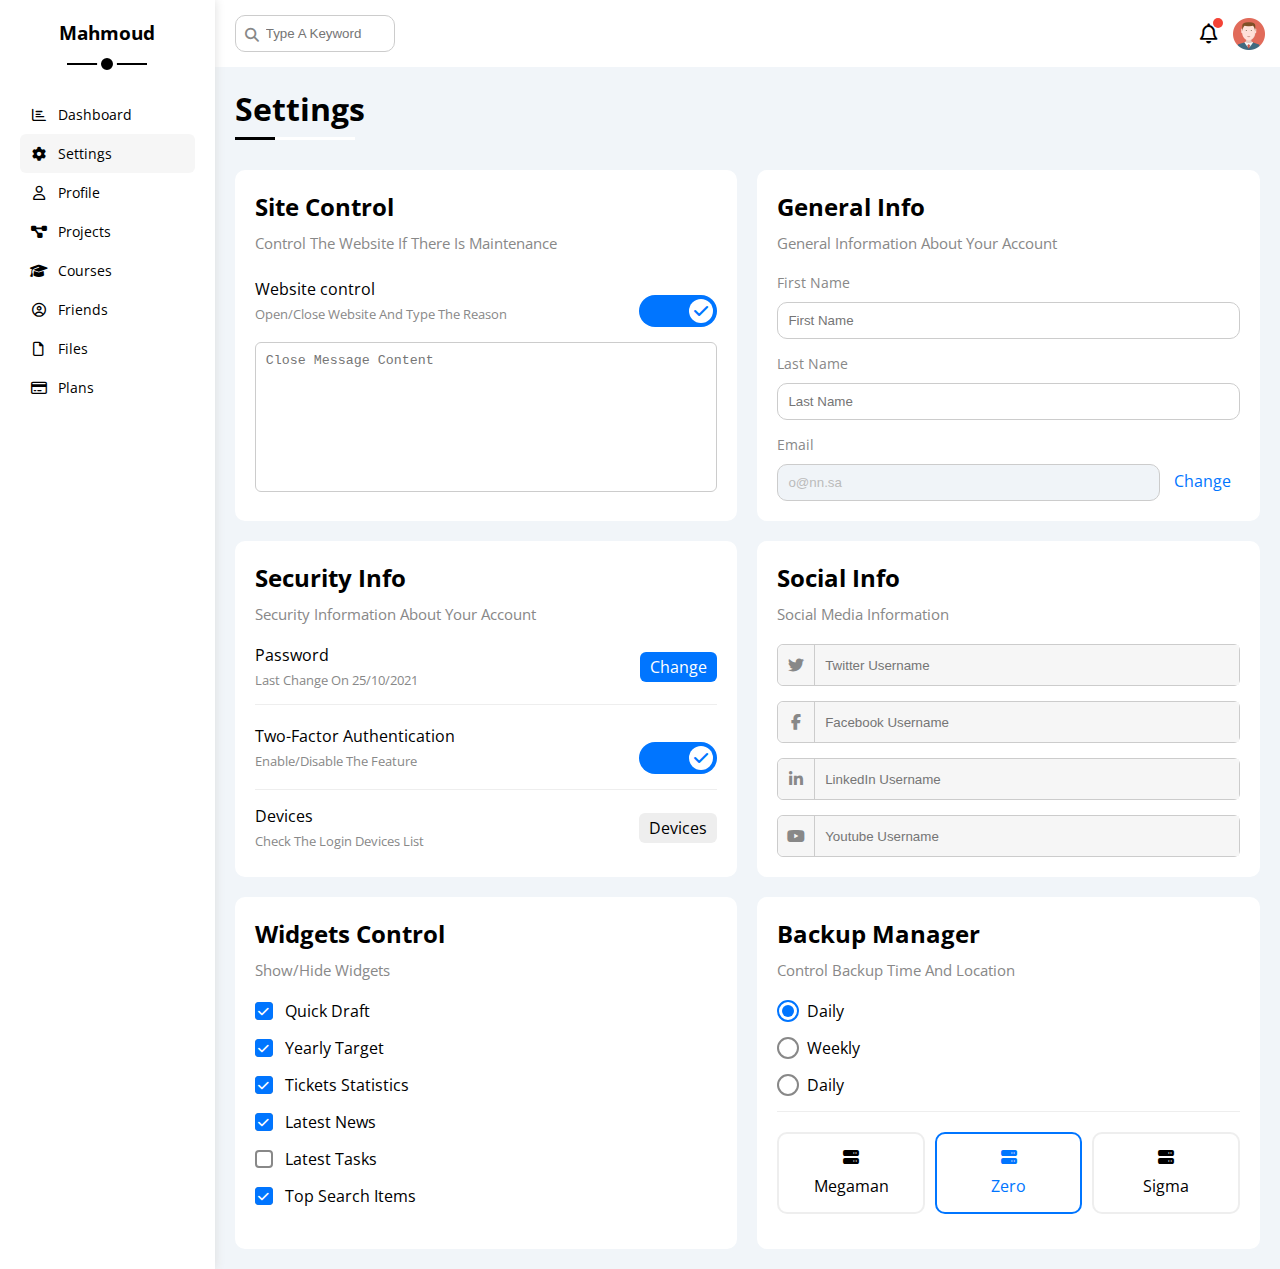
<file: settings.html>
<!DOCTYPE html>
<html lang="en">
  <head>
    <meta charset="UTF-8" />
    <meta name="viewport" content="width=device-width, initial-scale=1.0" />
    <title>Settings</title>
    <link rel="stylesheet" href="assets/styles/libs/all.min.css" />
    <link rel="stylesheet" href="assets/styles/libs/framework.css" />
    <link rel="stylesheet" href="assets/styles/main.css" />
    <link rel="preconnect" href="https://fonts.googleapis.com" />
    <link rel="preconnect" href="https://fonts.gstatic.com" crossorigin />
    <link href="https://fonts.googleapis.com/css2?family=Open+Sans:ital,wght@0,300..800;1,300..800&display=swap" rel="stylesheet" />
  </head>
  <body class="min-h-100">
    <div class="page min-h-100 d-flex">
      <aside class="sidebar bg-white p-20 p-relative">
        <h3 class="p-relative text-c">Mahmoud</h3>
        <ul>
          <li>
            <a class="d-flex align-center fs-14 c-black rad-6 p-10" href="index.html">
              <i class="fa-regular fa-chart-bar fa-fw"></i>
              <span class="fs-14 ml-10">Dashboard</span>
            </a>
          </li>
          <li>
            <a class="active d-flex align-center fs-14 c-black rad-6 p-10" href="settings.html">
              <i class="fa-solid fa-gear fa-fw"></i>
              <span class="fs-14 ml-10">Settings</span>
            </a>
          </li>
          <li>
            <a class="d-flex align-center fs-14 c-black rad-6 p-10" href="profile.html">
              <i class="fa-regular fa-user fa-fw"></i>
              <span class="fs-14 ml-10">Profile</span>
            </a>
          </li>
          <li>
            <a class="d-flex align-center fs-14 c-black rad-6 p-10" href="projects.html">
              <i class="fa-solid fa-diagram-project fa-fw"></i>
              <span class="fs-14 ml-10">Projects</span>
            </a>
          </li>
          <li>
            <a class="d-flex align-center fs-14 c-black rad-6 p-10" href="courses.html">
              <i class="fa-solid fa-graduation-cap fa-fw"></i>
              <span class="fs-14 ml-10">Courses</span>
            </a>
          </li>
          <li>
            <a class="d-flex align-center fs-14 c-black rad-6 p-10" href="friends.html">
              <i class="fa-regular fa-circle-user fa-fw"></i>
              <span class="fs-14 ml-10">Friends</span>
            </a>
          </li>
          <li>
            <a class="d-flex align-center fs-14 c-black rad-6 p-10" href="files.html">
              <i class="fa-regular fa-file fa-fw"></i>
              <span class="fs-14 ml-10">Files</span>
            </a>
          </li>
          <li>
            <a class="d-flex align-center fs-14 c-black rad-6 p-10" href="plans.html">
              <i class="fa-regular fa-credit-card fa-fw"></i>
              <span class="fs-14 ml-10">Plans</span>
            </a>
          </li>
        </ul>
      </aside>
      <main class="content overflow-h w-full">
        <header class="header bg-white p-15 between-flex">
          <div class="search p-relative">
            <input class="p-10 border-ccc" type="search" placeholder="Type A Keyword" />
          </div>
          <div class="icons d-flex align-center">
            <span class="notification p-relative">
              <i class="fa-regular fa-bell fa-lg"></i>
            </span>
            <img src="assets/images/avatar.png" alt="avatar user" />
          </div>
        </header>
        <h1 class="p-relative">Settings</h1>
        <div class="settings-page m-20 d-grid gap-20">
          <section class="site-control widget">
            <h2 class="mb-10">Site Control</h2>
            <p class="mb-20 c-grey fs-15">Control The Website If There Is Maintenance</p>
            <div class="mb-15 between-flex">
              <div>
                <span>Website control</span>
                <p class="c-grey mt-5 fs-13">Open/Close Website And Type The Reason</p>
              </div>
              <div>
                <label>
                  <input class="toggle-checkbox" type="checkbox" checked />
                  <div class="toggle-switch bg-ccc p-relative"></div>
                </label>
              </div>
            </div>
            <textarea class="close-message p-10 rad-6 d-block w-full border-ccc" placeholder="Close Message Content"></textarea>
          </section>
          <section class="general-info widget">
            <h2 class="mb-10">General Info</h2>
            <p class="mb-20 c-grey fs-15">General Information About Your Account</p>
            <div class="mb-15">
              <label class="c-grey fs-14 d-block mb-10" for="firstname">First Name</label>
              <input class="p-10 rad-10 d-block w-full border-ccc" type="text" id="firstname" placeholder="First Name" />
            </div>
            <div class="mb-15">
              <label class="c-grey fs-14 d-block mb-10" for="lastname">Last Name</label>
              <input class="p-10 rad-10 d-block w-full border-ccc" type="text" id="lastname" placeholder="Last Name" />
            </div>
            <div>
              <label class="c-grey fs-14 d-block mb-10" for="email">Email</label>
              <input class="p-10 rad-10 d-block w-full border-ccc mr-10 email" type="email" id="email" placeholder="Email" value="o@nn.sa" disabled />
              <a class="change-email c-blue" href="#">Change</a>
            </div>
          </section>
          <section class="security-info widget">
            <h2 class="mb-10">Security Info</h2>
            <p class="mb-20 c-grey fs-15">Security Information About Your Account</p>
            <div class="change-password between-flex mb-15 pb-15">
              <div class="password-info">
                <span>Password</span>
                <p class="c-grey mt-5 fs-13">Last Change On 25/10/2021</p>
              </div>
              <a class="button hover bg-blue c-white btn-shape" href="#">Change</a>
            </div>
            <div class="two-factor between-flex mb-15 pb-15">
              <div class="password-info">
                <span>Two-Factor Authentication </span>
                <p class="c-grey mt-5 fs-13">Enable/Disable The Feature</p>
              </div>
              <div>
                <label>
                  <input class="toggle-checkbox" type="checkbox" checked />
                  <div class="toggle-switch bg-ccc p-relative"></div>
                </label>
              </div>
            </div>
            <div class="devices between-flex">
              <div class="password-info">
                <span>Devices</span>
                <p class="c-grey mt-5 fs-13">Check The Login Devices List</p>
              </div>
              <a class="button bg-eee c-black btn-shape" href="#">Devices</a>
            </div>
          </section>
          <section class="social-info widget">
            <h2 class="mb-10">Social Info</h2>
            <p class="mb-20 c-grey fs-15">Social Media Information</p>
            <div class="d-flex align-center mb-15 border-ccc rad-6">
              <i class="fa-brands fa-twitter center-flex c-grey"></i>
              <input class="w-full pl-10" type="text" placeholder="Twitter Username" />
            </div>
            <div class="d-flex align-center mb-15 border-ccc rad-6">
              <i class="fa-brands fa-facebook-f center-flex c-grey"></i>
              <input class="w-full pl-10" type="text" placeholder="Facebook Username" />
            </div>
            <div class="d-flex align-center mb-15 border-ccc rad-6">
              <i class="fa-brands fa-linkedin-in center-flex c-grey"></i>
              <input class="w-full pl-10" type="text" placeholder="LinkedIn Username" />
            </div>
            <div class="d-flex align-center border-ccc rad-6">
              <i class="fa-brands fa-youtube center-flex c-grey"></i>
              <input class="w-full pl-10" type="text" placeholder="Youtube Username" />
            </div>
          </section>
          <section class="widget-control widget">
            <h2 class="mb-10">Widgets Control</h2>
            <p class="mb-20 c-grey fs-15">Show/Hide Widgets</p>
            <div class="control d-flex align-center mb-15">
              <input type="checkbox" id="quick-draft" checked />
              <label for="quick-draft">Quick Draft</label>
            </div>
            <div class="control d-flex align-center mb-15">
              <input type="checkbox" id="yearly-target" checked />
              <label for="yearly-target">Yearly Target</label>
            </div>
            <div class="control d-flex align-center mb-15">
              <input type="checkbox" id="tickets-statistics" checked />
              <label for="tickets-statistics">Tickets Statistics</label>
            </div>
            <div class="control d-flex align-center mb-15">
              <input type="checkbox" id="latest-news" checked />
              <label for="latest-news">Latest News</label>
            </div>
            <div class="control d-flex align-center mb-15">
              <input type="checkbox" id="latest-task" />
              <label for="latest-task">Latest Tasks</label>
            </div>
            <div class="control d-flex align-center mb-15">
              <input type="checkbox" id="top-search" checked />
              <label for="top-search">Top Search Items</label>
            </div>
          </section>
          <section class="backup-manager widget">
            <h2 class="mb-10">Backup Manager</h2>
            <p class="mb-20 c-grey fs-15">Control Backup Time And Location</p>
            <div class="date d-flex align-center mb-15">
              <input type="radio" id="daily" name="time" checked />
              <label for="daily">Daily</label>
            </div>
            <div class="date d-flex align-center mb-15">
              <input type="radio" id="weekly" name="time" />
              <label for="weekly">Weekly</label>
            </div>
            <div class="date d-flex align-center mb-15">
              <input type="radio" id="monthly" name="time" />
              <label for="monthly">Daily</label>
            </div>
            <div class="servers d-flex align-center text-c pt-20">
              <input type="radio" name="servers" id="megaman" />
              <div class="server mb-15 w-full rad-10">
                <label class="m-15 d-block" for="megaman">
                  <i class="fa-solid fa-server d-block mb-10"></i>
                  <span>Megaman</span>
                </label>
              </div>
              <input type="radio" name="servers" id="zero" checked />
              <div class="server mb-15 w-full rad-10">
                <label class="m-15 d-block" for="zero">
                  <i class="fa-solid fa-server d-block mb-10"></i>
                  <span>Zero</span>
                </label>
              </div>
              <input type="radio" name="servers" id="sigma" />
              <div class="server mb-15 w-full rad-10">
                <label class="m-15 d-block" for="sigma">
                  <i class="fa-solid fa-server d-block mb-10"></i>
                  <span>Sigma</span>
                </label>
              </div>
            </div>
          </section>
        </div>
      </main>
    </div>
  </body>
</html>
</file>
<file: assets/styles/libs/framework.css>
ul {
  list-style-type: none;
}
a {
  text-decoration: none;
  transition: var(--transition);
}
img {
  max-width: 100%;
}
input,
button,
textarea {
  border: none;
}
input,
textarea {
  outline: none;
  caret-color: var(--blue);
}
textarea {
  resize: none;
}
button {
  transition: var(--transition);
  cursor: pointer;
}
.p-relative {
  position: relative;
}
.p-absolute {
  position: absolute;
}
.d-none {
  display: none;
}
.d-flex {
  display: flex;
}
.align-center {
  align-items: center;
}
.space-between {
  justify-content: space-between;
}
.between-flex {
  display: flex;
  align-items: center;
  justify-content: space-between;
}
.center-flex {
  display: flex;
  align-items: center;
  justify-content: center;
}
.f-wrap {
  flex-wrap: wrap;
}
.d-grid {
  display: grid;
}
.gap-20 {
  gap: 20px;
}
.d-block {
  display: block;
}
@media (max-width: 767px) {
  .block-mobile {
    display: block;
  }
  .hide-mobile {
    display: none;
  }
}

.w-full {
  width: 100%;
}
.w-fit {
  width: fit-content;
}
.w-100 {
  width: 100px;
}
.min-h-100 {
  min-height: 100vh;
}
.h-full {
  height: 100%;
}

.p-10 {
  padding: 10px;
}
.p-15 {
  padding: 15px;
}
.p-20 {
  padding: 20px;
}
.pt-10 {
  padding-top: 10px;
}
.pt-15 {
  padding-top: 15px;
}
.pt-20 {
  padding-top: 20px;
}
.pb-10 {
  padding-bottom: 10px;
}
.pb-15 {
  padding-bottom: 15px;
}
.pb-20 {
  padding-bottom: 20px;
}
.pl-10 {
  padding-left: 10px;
}

.m-15 {
  margin: 15px;
}
.m-20 {
  margin: 20px;
}
.mt-0 {
  margin-top: 0;
}
.mt-5 {
  margin-top: 5px;
}
.mt-10 {
  margin-top: 10px;
}
.mt-20 {
  margin-top: 20px;
}
.mt-25 {
  margin-top: 25px;
}
.mr-10 {
  margin-right: 10px;
}
.mr-15 {
  margin-right: 15px;
}
.mb-5 {
  margin-bottom: 5px;
}
.mb-6 {
  margin-bottom: 6px;
}
.mb-10 {
  margin-bottom: 10px;
}
.mb-15 {
  margin-bottom: 15px;
}
.mb-20 {
  margin-bottom: 20px;
}
.ml-10 {
  margin-left: 10px;
}
.ml-20 {
  margin-left: 20px;
}

.fw-bold {
  font-weight: bold;
}
.fs-13 {
  font-size: 13px;
}
.fs-14 {
  font-size: 14px;
}
.fs-15 {
  font-size: 15px;
}
.fs-16 {
  font-size: 16px;
}
.fs-25 {
  font-size: 25px;
}
.text-c {
  text-align: center;
}
@media (max-width: 767px) {
  .text-c-mobile {
    text-align: center;
  }
}

.c-white {
  color: white;
}
.c-black {
  color: black;
}
.c-grey {
  color: var(--grey);
}
.c-blue {
  color: var(--blue);
}
.c-orange {
  color: var(--orange);
}
.c-green {
  color: var(--green);
}
.c-red {
  color: red;
}

.bg-white {
  background-color: white;
}
.bg-eee {
  background-color: #eee;
}
.bg-blue {
  background-color: var(--blue);
}
.bg-orange {
  background-color: var(--orange);
}
.bg-green {
  background-color: var(--green);
}
.bg-red {
  background-color: var(--red);
}
.bg-ccc {
  background-color: #ccc;
}

.b-none {
  border: none;
  outline: none;
}
.border-ccc {
  border: 1px solid #ccc;
}
.border-eee {
  border: 1px solid #ccc;
}
.rad-6 {
  border-radius: 6px;
}
.rad-10 {
  border-radius: 10px;
}
.rad-half {
  border-radius: 50%;
}

.btn-shape {
  padding: 4px 10px;
  border-radius: 6px;
}

.widget {
  padding: 20px;
  background-color: white;
  border-radius: 10px;
}

.btn-hover:hover {
  background-color: var(--blue-alt);
}

.overflow-h {
  overflow: hidden;
}
</file>
<file: assets/styles/main.css>
* {
  padding: 0;
  margin: 0;
  box-sizing: border-box;
}

:root {
  --blue: #0075ff;
  --blue-alt: #0d69d5;
  --orange: #f59e0b;
  --green: #22c55e;
  --red: #f44336;
  --grey: #888;
  --transition: 0.3s;
}

::-webkit-scrollbar {
  width: 15px;
}
::-webkit-scrollbar-track {
  background-color: white;
}
::-webkit-scrollbar-thumb {
  background-color: var(--blue);
}
::-webkit-scrollbar-thumb:hover {
  background-color: var(--blue-alt);
}
html {
  scroll-behavior: smooth;
  user-select: none;
  -webkit-tap-highlight-color: transparent;
}
body {
  font-family: "Open Sans", sans-serif;
}

.toggle-checkbox {
  appearance: none;
}
.toggle-switch {
  width: 78px;
  height: 32px;
  border-radius: 16px;
  cursor: pointer;
}
.toggle-switch::before {
  content: "\f00d";
  position: absolute;
  top: 4px;
  left: 4px;
  width: 24px;
  height: 24px;
  display: flex;
  align-items: center;
  justify-content: center;
  font-weight: 900;
  font-family: var(--fa-style-family-classic);
  color: #eee;
  background-color: white;
  border-radius: 50%;
  transition: var(--transition);
}
.toggle-checkbox:checked + .toggle-switch {
  background-color: var(--blue);
}
.toggle-checkbox:checked + .toggle-switch::before {
  content: "\f00c";
  left: 50px;
  color: var(--blue);
}

.page {
  background-color: #f1f5f9;
}

.sidebar {
  width: 250px;
  box-shadow: 0 0 10px #ddd;
}
.sidebar > h3 {
  margin-bottom: 50px;
}
.sidebar > h3::before,
.sidebar > h3::after {
  content: "";
  position: absolute;
  left: 50%;
  transform: translateX(-50%);
  background-color: black;
}
.sidebar > h3::before {
  bottom: -20px;
  width: 80px;
  height: 2px;
}
.sidebar > h3::after {
  bottom: -29px;
  width: 12px;
  height: 12px;
  border: 4px solid white;
  border-radius: 50%;
}
.sidebar > ul li a.active,
.sidebar > ul li a:hover {
  background-color: #f6f6f6;
}
@media (max-width: 767px) {
  .sidebar {
    width: 58px;
    padding: 10px;
  }
  .sidebar > h3 {
    font-size: 13px;
    margin-bottom: 15px;
  }
  .sidebar > h3::before,
  .sidebar > h3::after {
    display: none;
  }
  .sidebar ul li a span {
    display: none;
  }
}

.header .search::before {
  content: "\f002";
  position: absolute;
  top: 50%;
  left: 15px;
  transform: translateY(-50%);
  font-family: var(--fa-style-family-classic);
  font-weight: 900;
  font-size: 14px;
  color: var(--grey);
}
.header .search input {
  width: 160px;
  padding-left: 30px;
  margin-left: 5px;
  border-radius: 10px;
  transition: width var(--transition);
}
.header .search input:focus {
  width: 200px;
}
.header .search input:focus::placeholder {
  opacity: 0;
}
.header .icons .notification::before {
  content: "";
  position: absolute;
  top: -5px;
  right: -5px;
  width: 10px;
  height: 10px;
  background-color: var(--red);
  border-radius: 50%;
}
.header .icons img {
  width: 32px;
  height: 32px;
  margin-left: 15px;
}

.page h1 {
  margin: 20px 20px 40px;
}
.page h1::before,
.page h1::after {
  content: "";
  position: absolute;
  left: 0;
  bottom: -10px;
  height: 3px;
}
.page h1::before {
  width: 120px;
  background-color: white;
}
.page h1::after {
  width: 40px;
  background-color: black;
}

.wrapper {
  grid-template-columns: repeat(auto-fill, minmax(450px, 1fr));
  margin: 20px;
}
@media (max-width: 767px) {
  .wrapper {
    grid-template-columns: minmax(200px, 1fr);
    margin: 0 10px;
    gap: 10px;
  }
}

.welcome {
  overflow: hidden;
}
.welcome .intro img {
  width: 200px;
  margin-bottom: -10px;
}
.welcome .avatar {
  width: 64px;
  height: 64px;
  padding: 2px;
  margin: -32px 0 0 20px;
  border: 2px solid white;
  border-radius: 50%;
  box-shadow: 0 0 5px #ddd;
}
.welcome .body {
  border-top: 1px solid #eee;
  border-bottom: 1px solid #eee;
}
.welcome .body > div {
  flex: 1;
}
.welcome .visit {
  margin: 0 15px 15px auto;
  transition: var(--transition);
}
@media (max-width: 767px) {
  .welcome .intro {
    padding-bottom: 30px;
  }
  .welcome .avatar {
    margin-left: 0;
  }
  .welcome .body > div:not(:last-child) {
    margin-bottom: 20px;
  }
}

.quick-draft textarea {
  min-height: 180px;
}
.quick-draft .save {
  margin-left: auto;
  transition: var(--transition);
  cursor: pointer;
}

.yearly-target .target-row .icon {
  width: 80px;
  height: 80px;
  margin-right: 15px;
}
.yearly-target .details {
  flex: 1;
}
.yearly-target .details .progress {
  height: 4px;
}
.yearly-target .details .progress > span {
  position: absolute;
  top: 0;
  left: 0;
  height: 100%;
}
.yearly-target .details .progress > span span {
  position: absolute;
  right: -16px;
  bottom: 16px;
  padding: 2px 5px;
  font-size: 13px;
}
.yearly-target .details .progress > span span::before {
  content: "";
  position: absolute;
  left: 50%;
  transform: translateX(-50%);
  bottom: -10px;
  border-width: 5px;
  border-style: solid;
  border-color: transparent;
}
.yearly-target .target-row.blue .icon,
.yearly-target .target-row.blue .progress {
  background-color: rgb(0 117 255 / 20%);
}
.yearly-target .details .progress > .blue span::before {
  border-top-color: var(--blue);
}
.yearly-target .target-row.orange .icon,
.yearly-target .target-row.orange .progress {
  background-color: rgb(245 158 11 / 20%);
}
.yearly-target .details .progress > .orange span::before {
  border-top-color: var(--orange);
}
.yearly-target .target-row.green .icon,
.yearly-target .target-row.green .progress {
  background-color: rgb(34 197 94 / 20%);
}
.yearly-target .details .progress > .green span::before {
  border-top-color: var(--green);
}

.tickets-statistics .statistic {
  width: calc(50% - 10px);
}
@media (max-width: 767px) {
  .tickets-statistics .statistic {
    width: 100%;
  }
}

.latest-news .news-row:not(:last-of-type) {
  border-bottom: 1px solid #eee;
}
.latest-news .news-row .info {
  flex-grow: 1;
}
@media (max-width: 767px) {
  .latest-news .news-row .label {
    margin: 10px auto;
  }
}

.latest-tasks .task-row:not(:last-of-type) {
  border-bottom: 1px solid #eee;
}
.latest-tasks .task-row .info {
  flex-grow: 1;
}
.latest-tasks .task-row.complete {
  opacity: 0.3;
}
.latest-tasks .task-row.complete h3,
.latest-tasks .task-row.complete p {
  text-decoration: line-through;
}
.latest-tasks .task-row .delete {
  cursor: pointer;
  transition: var(--transition);
}
.latest-tasks .task-row .delete:hover {
  color: var(--red);
}

.latest-uploads .upload-row:not(:last-of-type) {
  border-bottom: 1px solid #eee;
}
.latest-uploads .upload-row img {
  width: 40px;
}
.latest-uploads .upload-row .info {
  flex-grow: 1;
}

.last-project ul::before {
  content: "";
  position: absolute;
  left: 11px;
  width: 2px;
  height: 98%;
  background-color: var(--blue);
}
.last-project ul li::before {
  content: "";
  display: block;
  width: 20px;
  height: 20px;
  margin-right: 15px;
  background-color: white;
  border: 2px solid white;
  outline: 2px solid var(--blue);
  border-radius: 50%;
  z-index: 1;
}
.last-project ul li.complete::before {
  background-color: var(--blue);
}
.last-project ul li.current::before {
  animation: change-color 0.8s linear infinite alternate;
}
@keyframes change-color {
  from {
    background-color: var(--blue);
  }
  to {
    background-color: white;
  }
}
.last-project .lunch-icon {
  position: absolute;
  width: 160px;
  right: 0;
  bottom: 0;
  opacity: 0.1;
}

.reminder.blue {
  border-left: 2px solid var(--blue);
}
.reminder.blue::before {
  background-color: var(--blue);
}
.reminder.green {
  border-left: 2px solid var(--green);
}
.reminder.green::before {
  background-color: var(--green);
}
.reminder.orange {
  border-left: 2px solid var(--orange);
}
.reminder.orange::before {
  background-color: var(--orange);
}
.reminder.red {
  border-left: 2px solid var(--red);
}
.reminder::before {
  content: "";
  position: absolute;
  top: 50%;
  left: -25px;
  transform: translateY(-50%);
  width: 15px;
  height: 15px;
  border-radius: 50%;
}
.reminder.red::before {
  background-color: var(--red);
}

.latest-post .avatar {
  width: 48px;
  height: 48px;
}
.latest-post .post-content {
  text-transform: capitalize;
  line-height: 1.8;
  border-top: 1px solid #eee;
  border-bottom: 1px solid #eee;
}

.social-media-statistics .social-media-account {
  padding-left: 70px;
}

.social-media-statistics .social-media-account i {
  position: absolute;
  top: 0;
  left: 0;
  width: 52px;
  transition: var(--transition);
}
.social-media-statistics .social-media-account:nth-child(even) i:hover {
  transform: rotate(5deg);
}
.social-media-statistics .social-media-account:nth-child(odd) i:hover {
  transform: rotate(-5deg);
}
.social-media-statistics .social-media-account.twitter {
  background-color: rgb(29 161 242 / 20%);
  color: #1da1f2;
}
.social-media-statistics .social-media-account.twitter i,
.social-media-statistics .social-media-account.twitter a {
  background-color: #1da1f2;
}
.social-media-statistics .social-media-account.facebook {
  background-color: rgb(24 119 242 / 20%);
  color: #1877f2;
}
.social-media-statistics .social-media-account.facebook i,
.social-media-statistics .social-media-account.facebook a {
  background-color: #1877f2;
}
.social-media-statistics .social-media-account.youtube {
  background-color: rgb(255 0 0 / 20%);
  color: #ff0000;
}
.social-media-statistics .social-media-account.youtube i,
.social-media-statistics .social-media-account.youtube a {
  background-color: #ff0000;
}
.social-media-statistics .social-media-account.linkedin {
  background-color: rgb(0 119 181 / 20%);
  color: #0a66c2;
}
.social-media-statistics .social-media-account.linkedin i,
.social-media-statistics .social-media-account.linkedin a {
  background-color: #0a66c2;
}

.projects-table .responsive-table {
  overflow-x: auto;
}
.projects-table table {
  min-width: 1000px;
  border-collapse: collapse;
  border-spacing: 0;
}
.projects-table table th {
  text-align: left;
}
.projects-table table th,
.projects-table table td {
  padding: 15px;
  border: 1px solid #eee;
  transition: var(--transition);
}
.projects-table table tr:hover td {
  background-color: #faf7f7;
}
.projects-table table td img {
  width: 32px;
  height: 32px;
  border-radius: 50%;
  padding: 2px;
  background-color: white;
}
.projects-table table td img:not(:first-child) {
  margin-left: -20px;
}

.settings-page {
  grid-template-columns: repeat(auto-fill, minmax(500px, 1fr));
}
@media (max-width: 767px) {
  .settings-page {
    grid-template-columns: minmax(100px, 1fr);
    gap: 10px;
    margin: 0 10px;
  }
}
.settings-page :disabled {
  color: #bbb;
  background-color: #f0f4f8;
  cursor: no-drop;
}
.settings-page .site-control .close-message {
  min-height: 150px;
}

.settings-page .general-info .email {
  display: inline-flex;
  width: calc(100% - 80px);
}

.settings-page .security-info > div:not(:last-of-type) {
  border-bottom: 1px solid #eee;
}

.settings-page .social-info i {
  width: 40px;
  height: 40px;
  background-color: #f6f6f6;
  border-right: 1px solid #ccc;
  border-radius: 6px 0 0 6px;
  transition: var(--transition);
}
.settings-page .social-info input {
  height: 40px;
  background-color: #f6f6f6;
}
.settings-page .social-info > div:focus-within i {
  color: black;
}

.settings-page .widget-control .control input[type="checkbox"] {
  appearance: none;
}
.settings-page .widget-control .control label {
  position: relative;
  padding-left: 30px;
  cursor: pointer;
}
.settings-page .widget-control .control label::before,
.settings-page .widget-control .control label::after {
  position: absolute;
  top: 50%;
  left: 0;
  border-radius: 4px;
  transition: var(--transition);
}

.settings-page .widget-control .control label::before {
  content: "";
  transform: translateY(-50%);
  width: 14px;
  height: 14px;
  border: 2px solid var(--grey);
}
.settings-page .widget-control .control label:hover::before {
  border-color: var(--blue-alt);
}
.settings-page .widget-control .control label::after {
  content: "\f00c";
  transform: translateY(-50%) scale(0) rotate(360deg);
  font-family: var(--fa-style-family-classic);
  font-weight: 900;
  font-size: 12px;
  width: 18px;
  height: 18px;
  display: flex;
  align-items: center;
  justify-content: center;
  color: white;
  background-color: var(--blue);
}
.settings-page .widget-control .control input[type="checkbox"]:checked + label::after {
  transform: translateY(-50%) scale(1);
}

.backup-manager input[type="radio"] {
  appearance: none;
}
.backup-manager .date label {
  position: relative;
  padding-left: 30px;
  cursor: pointer;
}
.backup-manager .date label::before,
.backup-manager .date label::after {
  content: "";
  position: absolute;
  border-radius: 50%;
}
.backup-manager .date label::before {
  top: 50%;
  left: 0;
  transform: translateY(-50%);
  width: 18px;
  height: 18px;
  border: 2px solid var(--grey);
}
.backup-manager .date label::after {
  top: 5px;
  left: 5px;
  width: 12px;
  height: 12px;
  transform: scale(0);
  transition: var(--transition);
}
.backup-manager .date input[type="radio"]:checked + label::before {
  border-color: var(--blue);
}
.backup-manager .date input[type="radio"]:checked + label::after {
  background-color: var(--blue);
  transform: scale(1);
}

.backup-manager .servers {
  border-top: 1px solid #eee;
}
@media (max-width: 767px) {
  .backup-manager .servers {
    flex-wrap: wrap;
  }
}
.backup-manager .servers .server {
  position: relative;
  border: 2px solid #eee;
}
.backup-manager .servers .server:not(:last-child) {
  margin-right: 10px;
}
@media (max-width: 767px) {
  .backup-manager .servers .server:not(:last-child) {
    margin-right: 0;
  }
}
.backup-manager .servers .server label {
  cursor: pointer;
}
.backup-manager .servers input[type="radio"]:checked + .server {
  border-color: var(--blue);
  color: var(--blue);
}

@media (max-width: 767px) {
  .profile-page .overview {
    flex-direction: column;
  }
}
.profile-page .avatar {
  width: 300px;
}
@media (min-width: 768px) {
  .profile-page .avatar {
    border-right: 1px solid #eee;
  }
}
.profile-page .avatar > img {
  width: 120px;
}
.profile-page .avatar .level {
  width: 70%;
  height: 4px;
  margin: auto;
  overflow: hidden;
}
.profile-page .avatar .level span {
  position: absolute;
  top: 0;
  left: 0;
}
.profile-page .info .info-row {
  transition: var(--transition);
}
.profile-page .info .info-row:not(:last-child) {
  border-bottom: 1px solid #eee;
}
.profile-page .info .info-row:hover {
  background-color: #f9f9f9;
}
.profile-page .info .info-row > div {
  min-width: 250px;
  padding: 10px 0 0;
}
.profile-page .info .info-row h4 {
  font-weight: normal;
}

.profile-page .info .info-row .toggle-switch {
  height: 20px;
}
.profile-page .info .info-row .toggle-switch::before {
  width: 12px;
  height: 12px;
  font-size: 8px;
}
.profile-page .info .info-row .toggle-checkbox:checked + .toggle-switch::before {
  left: 62px;
}

@media (max-width: 767px) {
  .profile-page .other-data {
    flex-direction: column;
  }
}
.profile-page .skills {
  flex-grow: 1;
}
.profile-page .skills ul li {
  padding: 15px 0;
}
.profile-page .skills ul li:not(:last-child) {
  border-bottom: 1px solid #eee;
}
.profile-page .skills ul li span {
  padding: 4px 10px;
  background-color: #eee;
  display: inline-flex;
  border-radius: 6px;
  font-size: 14px;
}
.profile-page .skills ul li span:not(:last-child) {
  margin-right: 4px;
}
.profile-page .activities {
  flex-grow: 2;
}
@media (max-width: 767px) {
  .profile-page .activities .activity {
    flex-direction: column;
  }
  .profile-page .activities .activity img {
    margin: 0 0 15px;
  }
  .profile-page .activities .activity .date {
    margin: 15px 0 0 0;
  }
}
.profile-page .activities .activity:not(:last-child) {
  border-bottom: 1px solid #eee;
}
.profile-page .activities .activity img {
  width: 64px;
  margin-right: 10px;
}
.profile-page .activities .activity .info {
  flex-grow: 1;
}

.projects-page {
  grid-template-columns: repeat(auto-fill, minmax(500px, 1fr));
}
@media (max-width: 767px) {
  .projects-page {
    grid-template-columns: minmax(200px, 1fr);
    margin-left: 10px;
    margin-right: 10px;
    gap: 10px;
  }
}
.projects-page .date {
  position: absolute;
  top: 10px;
  right: 10px;
}
.projects-page .project h4 {
  font-weight: normal;
}
.projects-page .project .team {
  position: relative;
  min-height: 80px;
}
.projects-page .project .team a {
  position: absolute;
  left: 0;
  bottom: 0;
}
.projects-page .project .team a:nth-child(2) {
  left: 25px;
}
.projects-page .project .team a:nth-child(3) {
  left: 50px;
}
.projects-page .project .team a:nth-child(4) {
  left: 75px;
}
.projects-page .project .team a:nth-child(5) {
  left: 100px;
}
.projects-page .project .team a:hover {
  z-index: 1;
}
.projects-page .project .team a img {
  width: 40px;
  height: 40px;
  border-radius: 50%;
}
.projects-page .project .requirements {
  justify-content: flex-end;
  border-top: 1px solid #eee;
  padding-top: 15px;
  margin-top: 15px;
}
@media (max-width: 767px) {
  .projects-page .project .requirements {
    flex-direction: column;
  }
}
.projects-page .project .requirements span {
  padding: 3px 8px;
  margin-left: 5px;
  width: fit-content;
}
@media (max-width: 767px) {
  .projects-page .project .requirements span {
    margin-bottom: 15px;
  }
}
.projects-page .project .info {
  border-top: 1px solid #eee;
  margin-top: 15px;
  padding-top: 15px;
}
@media (max-width: 767px) {
  .projects-page .project .info {
    flex-direction: column;
  }
}
.projects-page .project .info .progress {
  position: relative;
  width: 260px;
  height: 8px;
  border-radius: 6px;
  margin-bottom: 15px;
}
.projects-page .project .info .progress span {
  position: absolute;
  top: 0;
  left: 0;
  height: 100%;
  border-radius: 6px;
}

.courses-page {
  grid-template-columns: repeat(auto-fill, minmax(300px, 1fr));
}
@media (max-width: 767px) {
  .courses-page {
    grid-template-columns: repeat(auto-fill, minmax(200px, 1fr));
    margin-left: 10px;
    margin-right: 10px;
    gap: 10;
  }
}
.courses-page .course {
  overflow: hidden;
}
.courses-page .course .instructor {
  position: absolute;
  top: 20px;
  left: 20px;
  width: 64px;
  height: 64px;
  border: 2px solid white;
  border-radius: 50%;
}
.courses-page .course .description {
  margin: 10px 0;
  line-height: 1.6;
}
.courses-page .course .course-info {
  border-top: 1px solid #eee;
}
.courses-page .course .course-info .title {
  position: absolute;
  top: -14px;
  left: 50%;
  transform: translateX(-50%);
  height: 27px;
}

.friends-page {
  grid-template-columns: repeat(auto-fill, minmax(300px, 1fr));
}
@media (max-width: 767px) {
  .friends-page {
    grid-template-columns: repeat(auto-fill, minmax(200px, 1fr));
    margin-left: 10px;
    margin-right: 10px;
    gap: 10;
  }
}
.friends-page .friend .contact {
  position: absolute;
  top: 10px;
  left: 10px;
}
.friends-page .friend .contact i {
  padding: 10px;
  color: #666;
  background-color: #eee;
  border-radius: 50%;
  font-size: 13px;
  transform: 0.3s;
  cursor: pointer;
}
.friends-page .friend .contact i:hover {
  color: white;
  background-color: var(--blue);
}
.friends-page .friend .icons {
  border-top: 1px solid #eee;
  border-bottom: 1px solid #eee;
  margin-top: 15px;
  margin-bottom: 15px;
  padding-top: 15px;
  padding-bottom: 15px;
}
.friends-page .friend .icons i {
  margin-right: 5px;
}
.friends-page .friend .icons .vip {
  position: absolute;
  top: 50%;
  right: 0;
  transform: translateY(-50%);
  font-size: 40px;
  opacity: 0.2;
}

.files-page {
  flex-direction: row-reverse;
  align-items: start;
}
@media (max-width: 767px) {
  .files-page {
    flex-direction: column;
    align-items: normal;
  }
}
.files-page .files-statistics {
  min-width: 260px;
}
.files-page .files-statistics .icon {
  width: 40px;
  height: 40px;
  margin-right: 10px;
}
.files-page .files-statistics .size {
  margin-left: auto;
}
.files-page .files-statistics .blue {
  background-color: rgb(24 119 242 / 20%);
}
.files-page .files-statistics .green {
  background-color: rgb(34 197 94 / 20%);
}
.files-page .files-statistics .red {
  background-color: rgb(255 0 0 / 20%);
}
.files-page .files-statistics .orange {
  background-color: rgb(245 158 11 / 20%);
}
.files-page .files-statistics .upload {
  margin: 15px auto 0;
  padding: 10px 15px;
  transition: var(--transition);
}
.files-page .files-statistics .upload:hover {
  background-color: var(--blue-alt);
}
.files-page .files-statistics .upload:hover i {
  animation: go-up 0.8s infinite;
}
@keyframes go-up {
  0%,
  100% {
    transform: translateY(0);
  }
  50% {
    transform: translateY(-5px);
  }
}

.files-page .files-content {
  flex: 1;
  grid-template-columns: repeat(auto-fill, minmax(200px, 1fr));
}
.files-page .files-content img {
  width: 64px;
  height: 64px;
  transition: var(--transition);
}
.files-page .files-content .file:hover img {
  transform: rotate(5deg);
}

.plans-page {
  grid-template-columns: repeat(auto-fill, minmax(450px, 1fr));
}
@media (max-width: 767px) {
  .plans-page {
    grid-template-columns: minmax(250px, 1fr);
    margin-left: 10px;
    margin-right: 10px;
    gap: 20px;
  }
}
.plans-page .plan .top {
  border: 3px solid white;
  outline: 3px solid transparent;
  margin-bottom: 15px;
}
.plans-page .plan.green .top {
  outline-color: var(--green);
}
.plans-page .plan.blue .top {
  outline-color: var(--blue);
}
.plans-page .plan.orange .top {
  outline-color: var(--orange);
}
.plans-page .plan .price {
  position: relative;
  width: fit-content;
  margin: auto;
  font-size: 40px;
}
.plans-page .plan .price span:first-child {
  position: absolute;
  top: 0;
  left: -20px;
  font-size: 25px;
}
.plans-page .plan ul li {
  display: flex;
  align-items: center;
  padding: 15px 0;
  font-size: 15px;
  border-bottom: 1px solid #eee;
}
.plans-page .plan ul li i:first-child {
  font-size: 18px;
  margin-right: 5px;
}
.plans-page .plan ul li .help {
  color: var(--grey);
  margin-left: auto;
  cursor: pointer;
}
</file>
